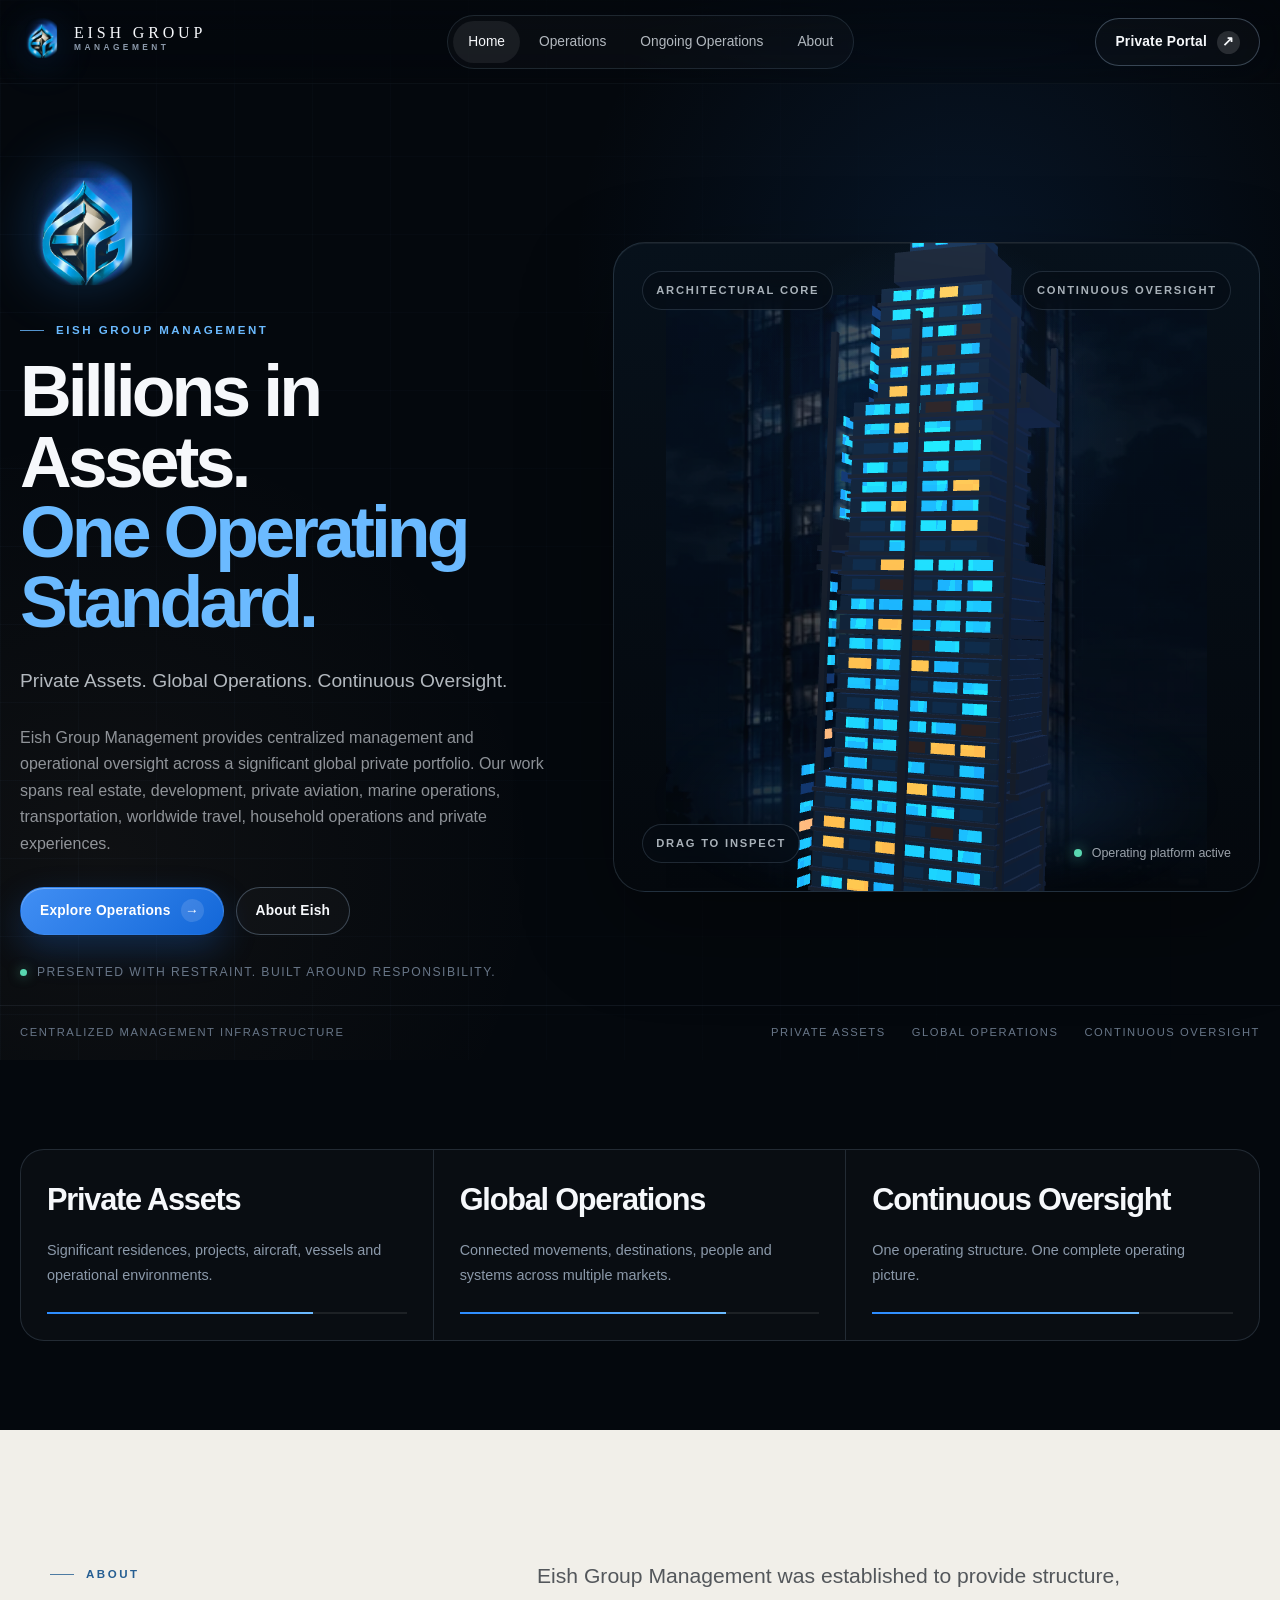
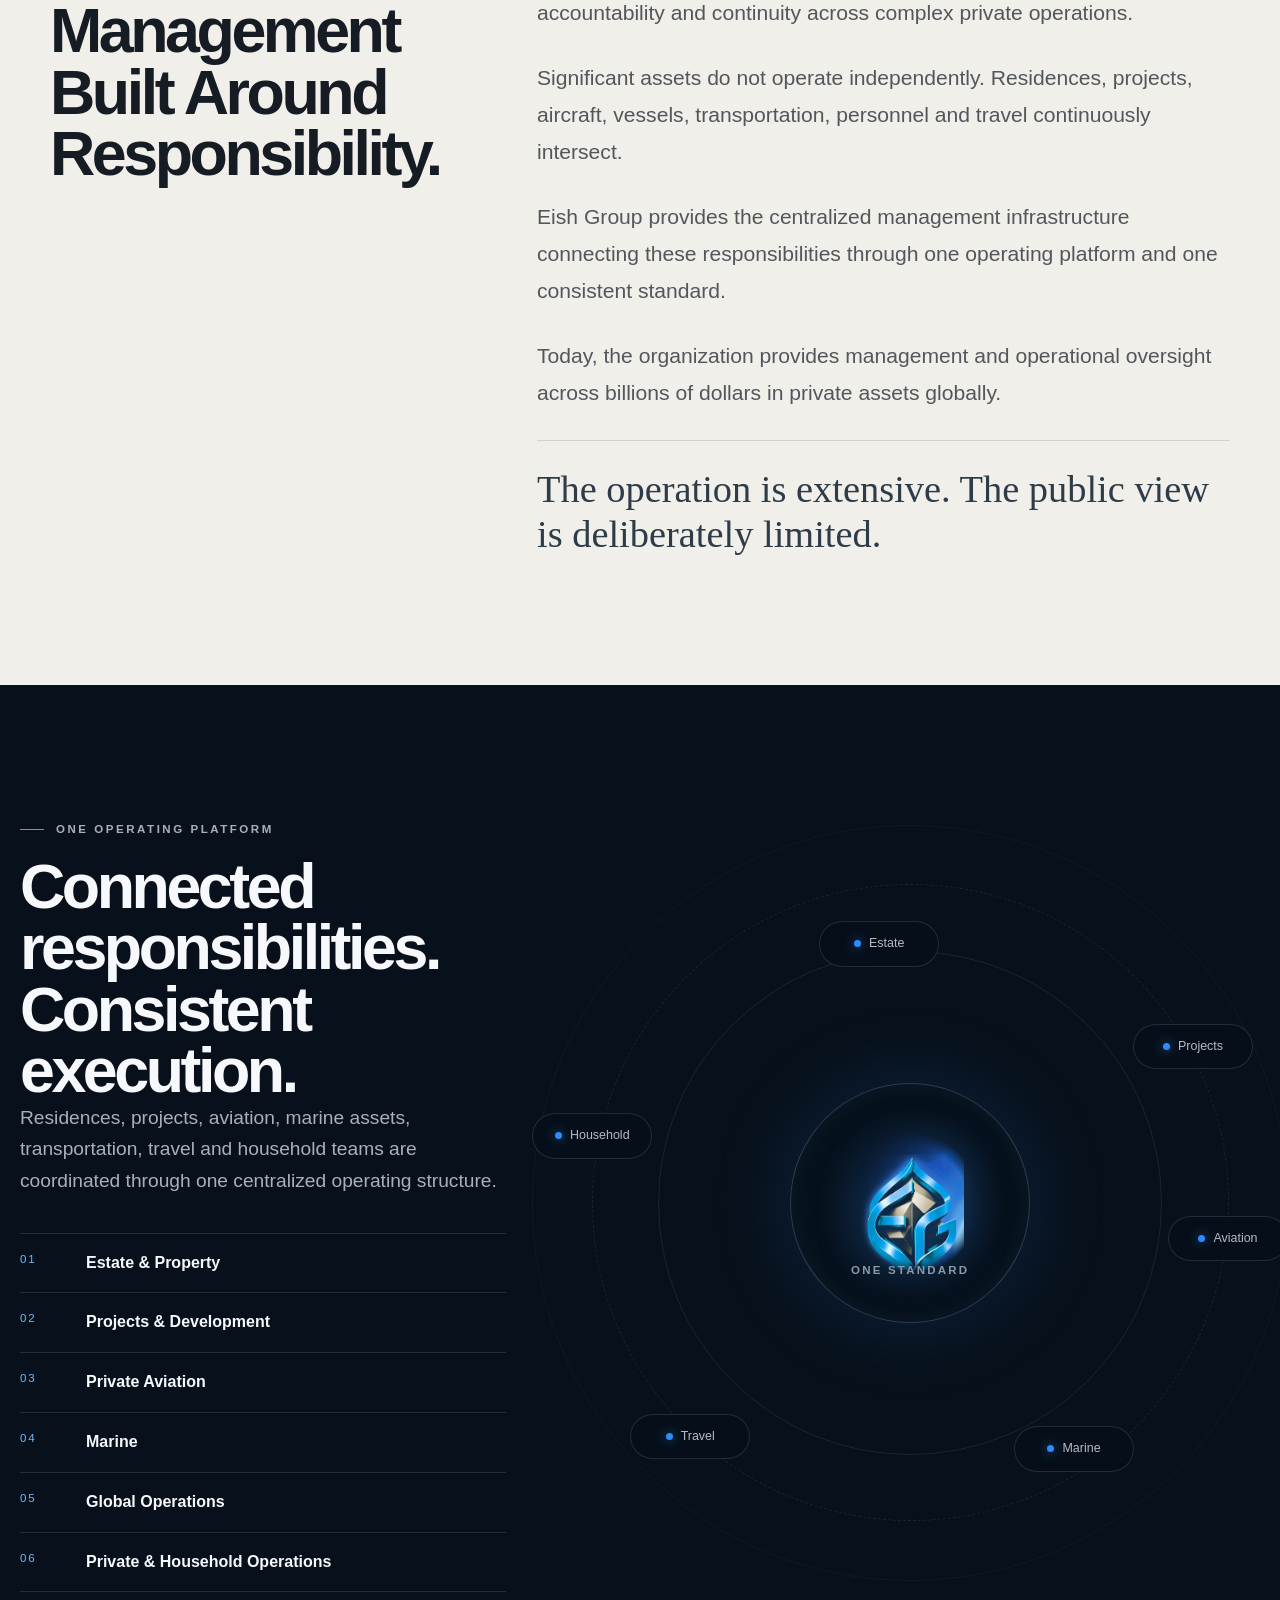
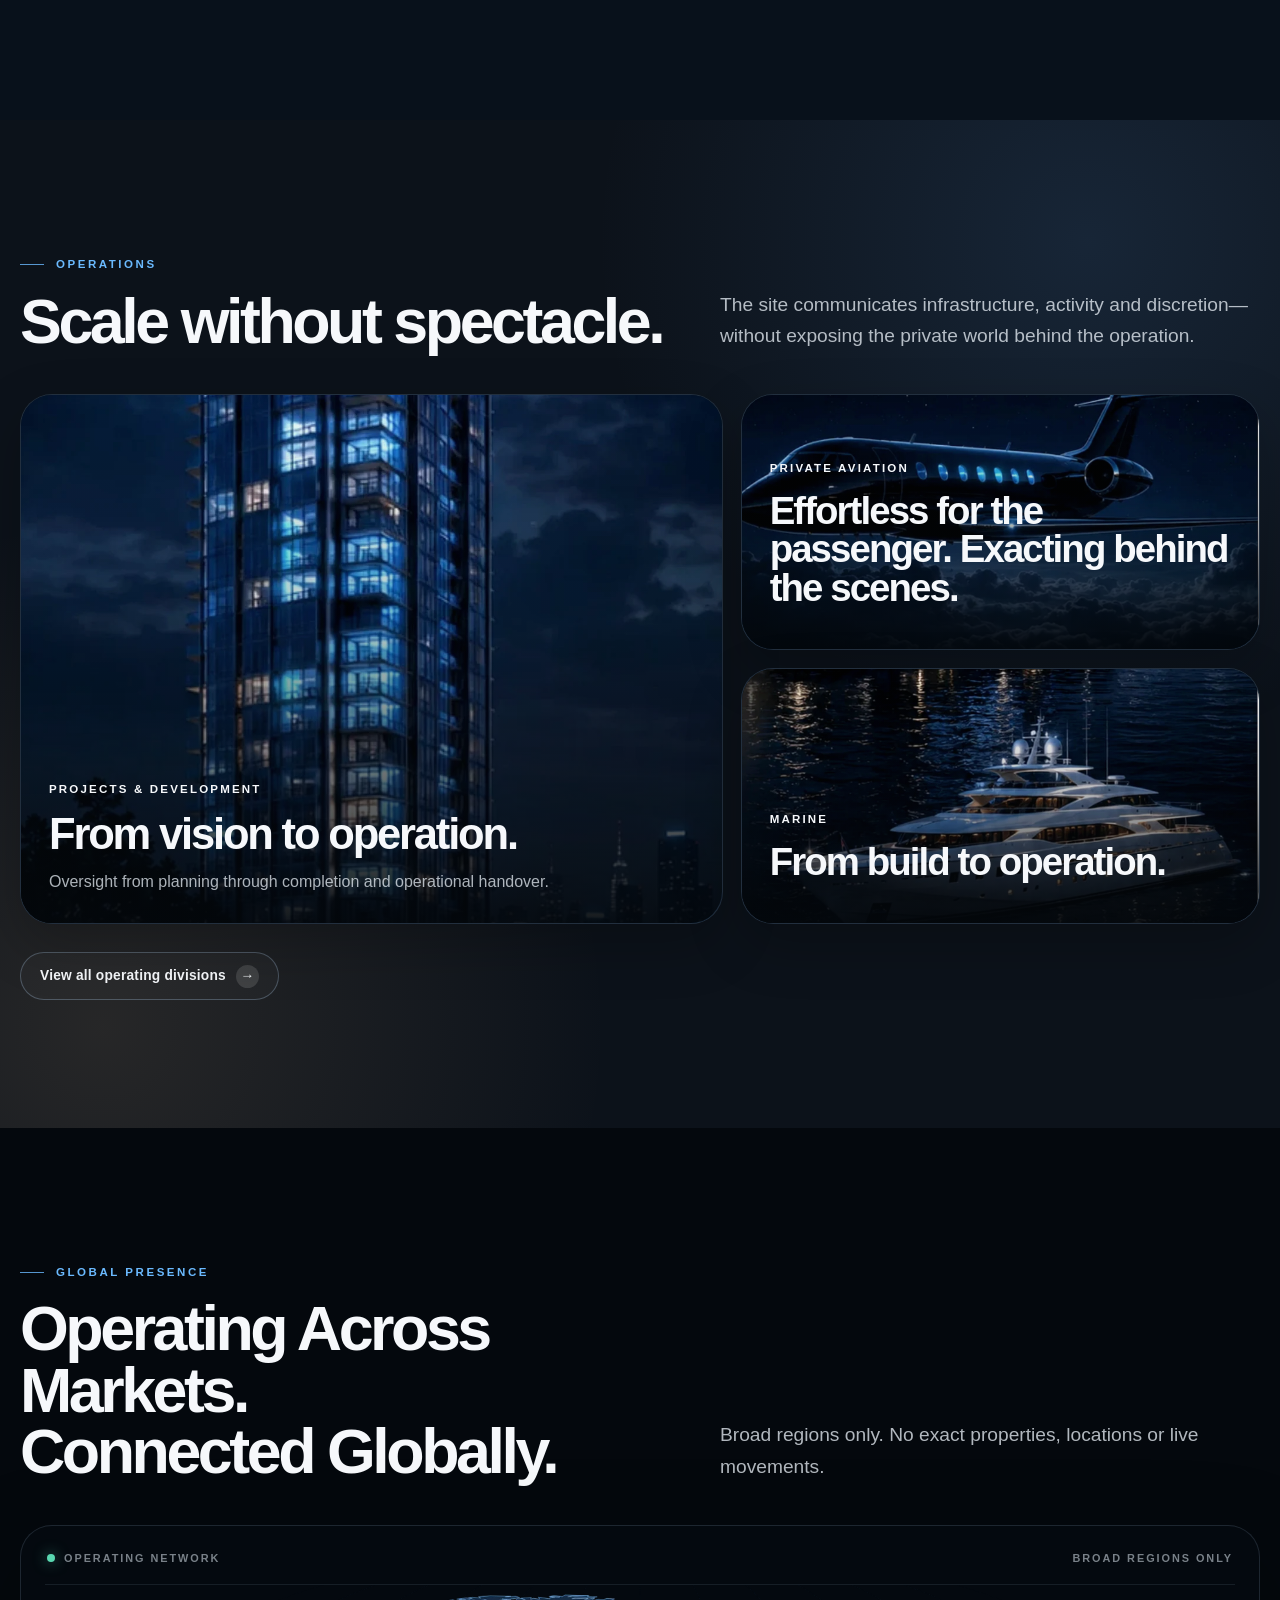
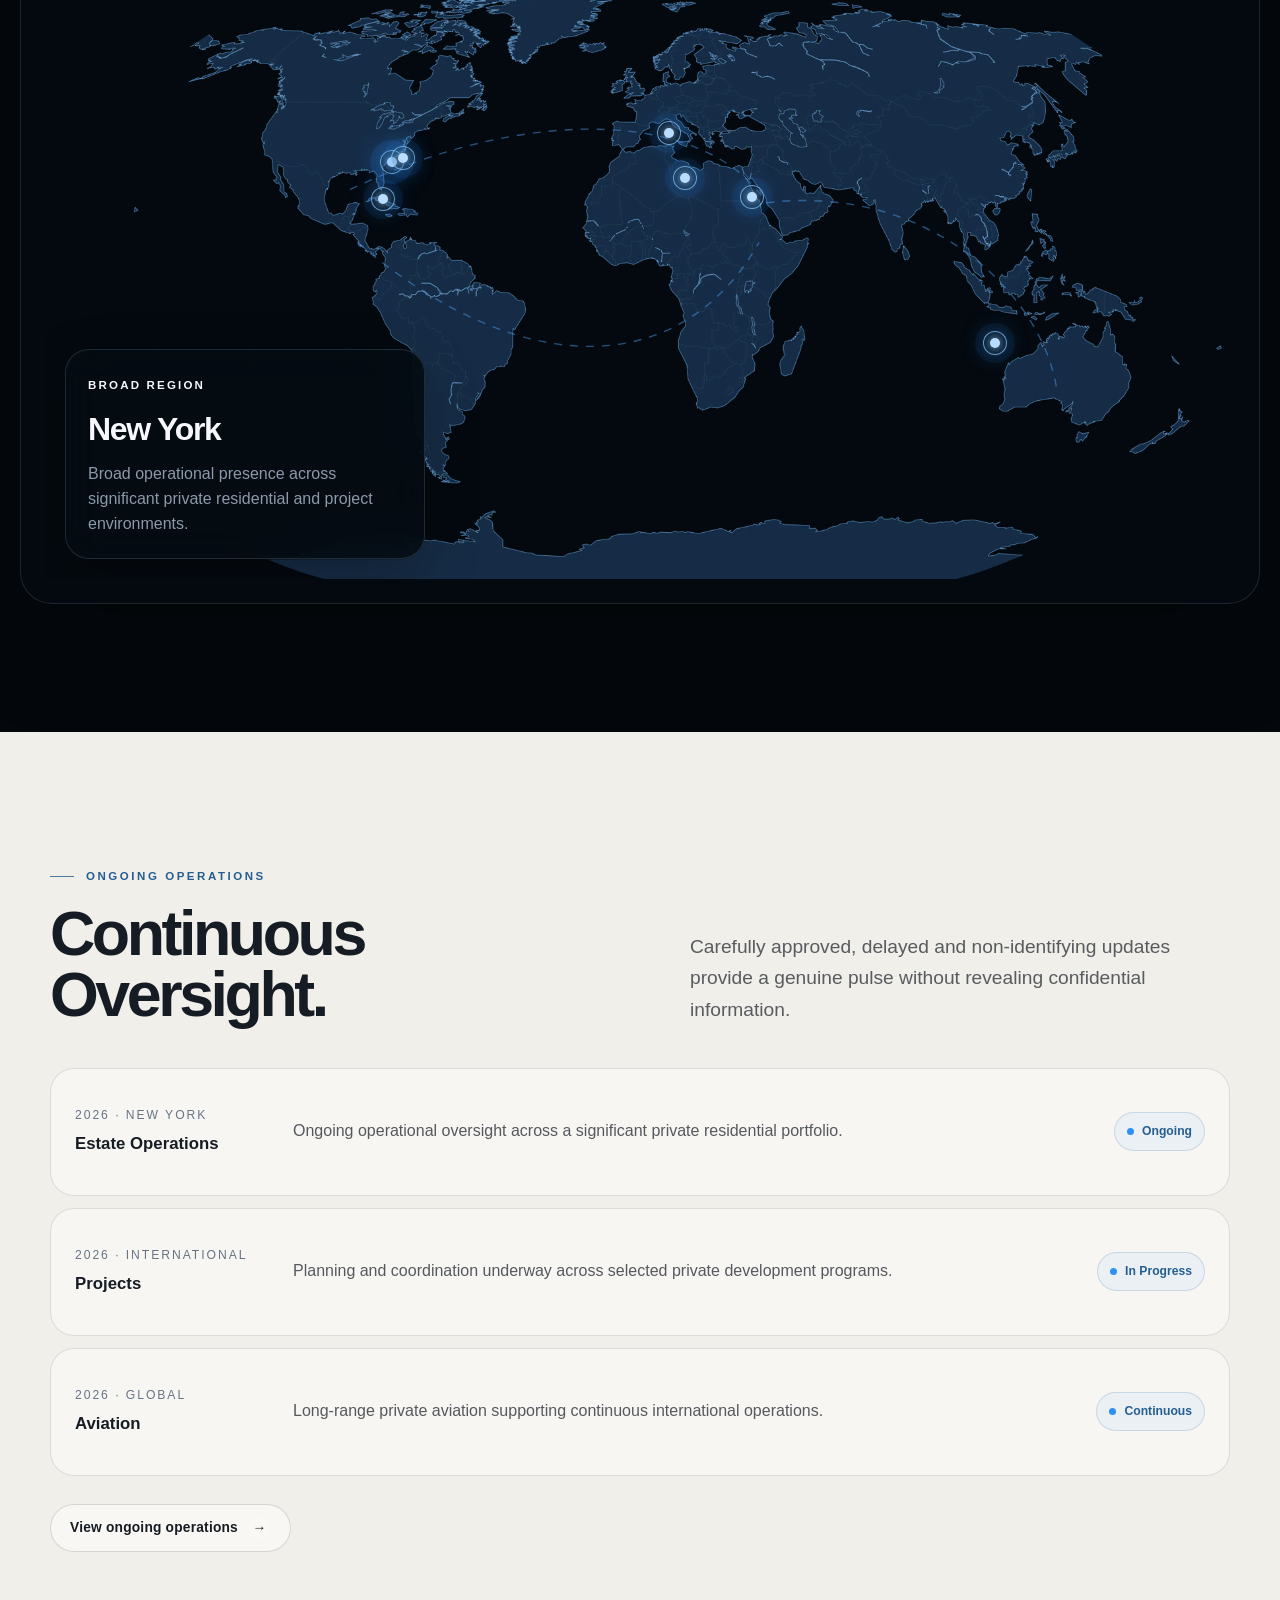
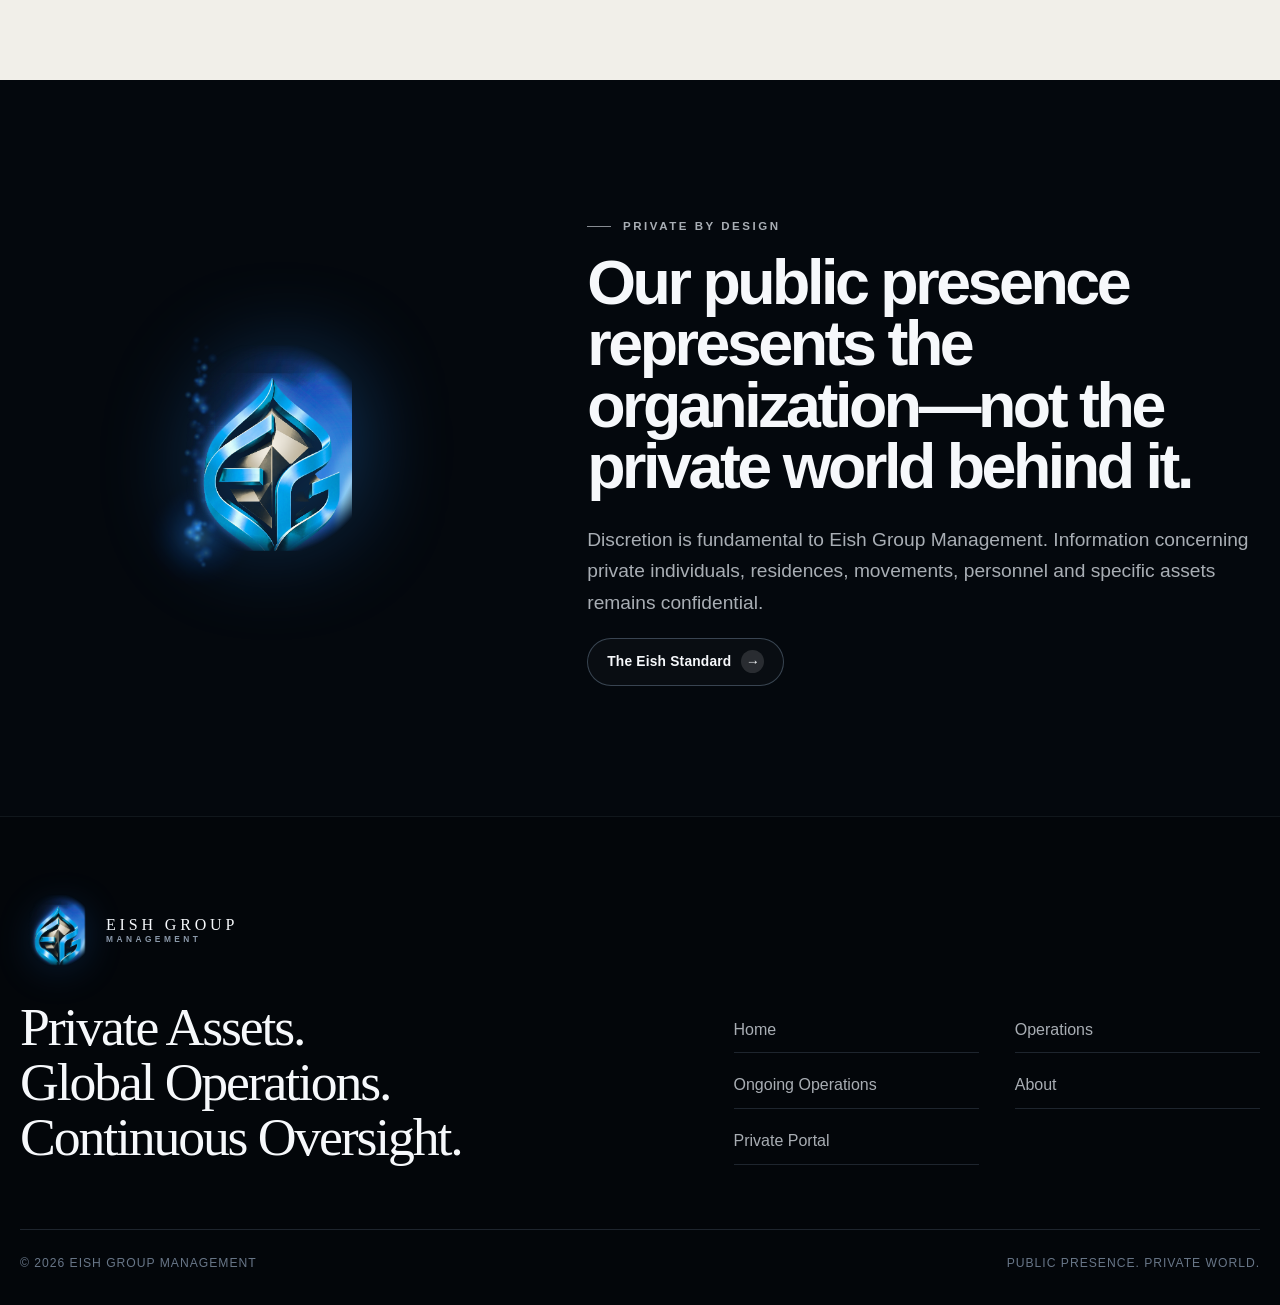
<file: index.html>
<!doctype html>
<html lang="en">
<head>
  <meta charset="utf-8">
  <meta name="viewport" content="width=device-width, initial-scale=1, viewport-fit=cover">
  <meta name="theme-color" content="#03070c">
  <meta name="description" content="Centralized management and operational oversight across a significant global private portfolio.">
  <meta property="og:type" content="website">
  <meta property="og:title" content="Eish Group Management — One Operating Standard">
  <meta property="og:description" content="Centralized management and operational oversight across a significant global private portfolio.">
  <meta property="og:image" content="./assets/images/og-image.jpg">
  <meta name="twitter:card" content="summary_large_image">
  <title>Eish Group Management — One Operating Standard</title>
  <link rel="icon" type="image/png" href="./assets/icons/favicon.png">
  <link rel="apple-touch-icon" href="./assets/icons/apple-touch-icon.png">
  <link rel="manifest" href="./site.webmanifest">
  <link rel="preload" href="./assets/brand/eish-mark-clean-cropped.png" as="image">
  <link rel="preload" href="./assets/models/eish-hq.glb" as="fetch" type="model/gltf-binary" crossorigin>
  <script type="application/ld+json">{"@context":"https://schema.org","@type":"Organization","name":"Eish Group Management","url":"https://selleryd.github.io/eish-site-live/","logo":"https://selleryd.github.io/eish-site-live/assets/icons/icon-512.png","description":"Centralized management and operational oversight across a significant global private portfolio."}</script>
  <link rel="stylesheet" href="./css/base.css">
  <link rel="stylesheet" href="./css/components.css">
  <link rel="stylesheet" href="./css/pages.css">
  <script type="module" src="./js/site.js"></script>
</head>
<body class="page-enter">
  <a class="skip-link" href="#main">Skip to content</a><div class="page-noise" aria-hidden="true"></div>
  
  <header class="site-header is-at-top" data-header data-tone="dark">
    <div class="container-wide header-inner">
      <a href="index.html" aria-label="Eish Group Management home"><span class="brand"><img class="brand-mark" src="./assets/brand/eish-mark-clean-cropped.png" alt=""><span class="brand-type"><span class="brand-name">EISH GROUP</span><span class="brand-sub">MANAGEMENT</span></span></span></a>
      <nav class="primary-nav" aria-label="Primary navigation"><a href="index.html" aria-current="page">Home</a><a href="operations.html">Operations</a><a href="journal.html">Ongoing Operations</a><a href="about.html">About</a></nav>
      <div class="header-actions">
        <a class="button button--ghost" href="portal.html">Private Portal <span class="button-arrow">↗</span></a>
        <button class="menu-toggle" type="button" aria-label="Open navigation" aria-expanded="false" data-menu-open><span></span><span></span></button>
      </div>
    </div>
  </header>
  <aside class="mobile-menu" data-mobile-menu aria-hidden="true">
    <div class="mobile-menu-backdrop" data-menu-backdrop></div>
    <div class="mobile-menu-panel">
      <div class="mobile-menu-top">
        <a href="index.html" aria-label="Eish Group Management home"><span class="brand"><img class="brand-mark" src="./assets/brand/eish-mark-clean-cropped.png" alt=""><span class="brand-type"><span class="brand-name">EISH GROUP</span><span class="brand-sub">MANAGEMENT</span></span></span></a>
        <button class="menu-close" type="button" aria-label="Close navigation" data-menu-close><span></span><span></span></button>
      </div>
      <nav class="mobile-nav" aria-label="Mobile navigation"><a href="index.html" aria-current="page">Home</a><a href="operations.html">Operations</a><a href="journal.html">Ongoing Operations</a><a href="about.html">About</a><a href="portal.html">Private Portal</a></nav>
      <div class="mobile-menu-footer"><p>Private Assets. Global Operations. Continuous Oversight.</p></div>
    </div>
  </aside>
  <main id="main">
    <section class="home-hero" data-header-tone="dark">
      <div class="container-wide home-hero-grid">
        <div class="home-hero-copy reveal">
          <div class="flame-lockup" aria-hidden="true"><canvas data-flame></canvas><img src="./assets/brand/eish-mark-clean-cropped.png" alt=""></div>
          <p class="eyebrow">Eish Group Management</p>
          <h1 class="display">Billions in Assets.<br><span>One Operating Standard.</span></h1>
          <p class="lead">Private Assets. Global Operations. Continuous Oversight.</p>
          <p class="lead" style="font-size:1rem;max-width:630px;color:rgba(239,245,252,.58)">Eish Group Management provides centralized management and operational oversight across a significant global private portfolio. Our work spans real estate, development, private aviation, marine operations, transportation, worldwide travel, household operations and private experiences.</p>
          <div class="home-hero-actions"><a class="button button--primary" href="operations.html">Explore Operations <span class="button-arrow">→</span></a><a class="button button--ghost" href="about.html">About Eish</a></div>
          <div class="home-hero-note"><i></i>Presented with restraint. Built around responsibility.</div>
        </div>
        <div class="hero-scene reveal" data-delay="1">
          <div class="scene-grid"></div><div class="hero-scene-fallback"></div>
          <canvas data-building aria-label="Interactive architectural operating core"></canvas>
          <span class="scene-label scene-label--a">Architectural Core</span><span class="scene-label scene-label--b">Continuous Oversight</span><span class="scene-label scene-label--c">Drag to inspect</span><span class="scene-status"><i></i>Operating platform active</span>
        </div>
      </div>
      <div class="home-hero-foot"><div class="container-wide home-hero-foot-inner"><span>Centralized management infrastructure</span><ul><li>Private assets</li><li>Global operations</li><li>Continuous oversight</li></ul></div></div>
    </section>

    <section class="section section--dark section--tight" data-header-tone="dark">
      <div class="container-wide metric-strip reveal">
        <article class="metric"><strong>Private Assets</strong><span>Significant residences, projects, aircraft, vessels and operational environments.</span><div class="metric-line"></div></article>
        <article class="metric"><strong>Global Operations</strong><span>Connected movements, destinations, people and systems across multiple markets.</span><div class="metric-line"></div></article>
        <article class="metric"><strong>Continuous Oversight</strong><span>One operating structure. One complete operating picture.</span><div class="metric-line"></div></article>
      </div>
    </section>

    <section class="section section--light" data-header-tone="light">
      <div class="container home-intro-grid">
        <div class="reveal"><p class="eyebrow">About</p><h2 class="section-title">Management Built Around Responsibility.</h2></div>
        <div class="home-intro-copy reveal" data-delay="1">
          <p>Eish Group Management was established to provide structure, accountability and continuity across complex private operations.</p>
          <p>Significant assets do not operate independently. Residences, projects, aircraft, vessels, transportation, personnel and travel continuously intersect.</p>
          <p>Eish Group provides the centralized management infrastructure connecting these responsibilities through one operating platform and one consistent standard.</p>
          <p>Today, the organization provides management and operational oversight across billions of dollars in private assets globally.</p>
          <div class="home-intro-callout">The operation is extensive. The public view is deliberately limited.</div>
        </div>
      </div>
    </section>

    <section class="section section--navy" data-header-tone="dark">
      <div class="container-wide platform-shell">
        <div class="platform-copy reveal"><p class="eyebrow">One Operating Platform</p><h2 class="section-title">Connected responsibilities. Consistent execution.</h2><p class="lead">Residences, projects, aviation, marine assets, transportation, travel and household teams are coordinated through one centralized operating structure.</p>
          <ul class="platform-list"><li><span>01</span><strong>Estate & Property</strong></li><li><span>02</span><strong>Projects & Development</strong></li><li><span>03</span><strong>Private Aviation</strong></li><li><span>04</span><strong>Marine</strong></li><li><span>05</span><strong>Global Operations</strong></li><li><span>06</span><strong>Private & Household Operations</strong></li></ul>
        </div>
        <div class="platform-visual reveal" data-delay="1" aria-label="Eish operating platform diagram"><span class="platform-ring"></span><span class="platform-ring"></span><span class="platform-ring"></span><div class="platform-core"><img src="./assets/brand/eish-mark-clean-cropped.png" alt=""><span class="small-caps" style="position:absolute;bottom:42px;color:var(--muted)">One standard</span></div><span class="platform-node platform-node--1">Estate</span><span class="platform-node platform-node--2">Projects</span><span class="platform-node platform-node--3">Aviation</span><span class="platform-node platform-node--4">Marine</span><span class="platform-node platform-node--5">Travel</span><span class="platform-node platform-node--6">Household</span></div>
      </div>
    </section>

    <section class="section section--dusk" data-header-tone="dark">
      <div class="container-wide">
        <div class="home-section-head reveal"><div><p class="eyebrow">Operations</p><h2 class="section-title">Scale without spectacle.</h2></div><p class="lead">The site communicates infrastructure, activity and discretion—without exposing the private world behind the operation.</p></div>
        <div class="operations-preview-grid">
          <article class="editorial-card reveal"><video muted loop playsinline preload="metadata" poster="./assets/images/development.webp" data-observe-media><source src="./assets/video/development-loop.mp4" type="video/mp4"></video><div class="editorial-card-content"><span class="small-caps">Projects & Development</span><h3>From vision to operation.</h3><p>Oversight from planning through completion and operational handover.</p></div></article>
          <div class="operations-preview-side">
            <article class="editorial-card reveal" data-delay="1"><video muted loop playsinline preload="metadata" poster="./assets/images/aviation.webp" data-observe-media><source src="./assets/video/aviation-loop.mp4" type="video/mp4"></video><div class="editorial-card-content"><span class="small-caps">Private Aviation</span><h3>Effortless for the passenger. Exacting behind the scenes.</h3></div></article>
            <article class="editorial-card reveal" data-delay="2"><video muted loop playsinline preload="metadata" poster="./assets/images/marine.webp" data-observe-media><source src="./assets/video/marine-loop.mp4" type="video/mp4"></video><div class="editorial-card-content"><span class="small-caps">Marine</span><h3>From build to operation.</h3></div></article>
          </div>
        </div>
        <div style="margin-top:28px"><a class="button button--ghost" href="operations.html">View all operating divisions <span class="button-arrow">→</span></a></div>
      </div>
    </section>

    <section class="section section--dark" data-header-tone="dark">
      <div class="container-wide">
        <div class="home-section-head reveal"><div><p class="eyebrow">Global Presence</p><h2 class="section-title">Operating Across Markets.<br>Connected Globally.</h2></div><p class="lead">Broad regions only. No exact properties, locations or live movements.</p></div>
        <div class="world-map-shell reveal" data-world-map><div class="world-map-topline"><span><i></i>Operating network</span><span>Broad regions only</span></div><div class="world-map-stage"><img src="./assets/images/world-map.webp" alt="World map showing broad operating regions" loading="lazy" decoding="async"><svg class="route-overlay" viewBox="0 0 1600 900" preserveAspectRatio="none" aria-hidden="true"><path d="M410 310 C 650 180, 890 190, 970 330"/><path d="M420 390 C 650 610, 860 590, 960 390"/><path d="M970 330 C 1190 300, 1340 470, 1360 610"/></svg>
          <button class="map-marker" style="--x:29.2%;--y:29.8%" data-region="new-york" aria-label="New York"></button><button class="map-marker" style="--x:28.4%;--y:36.0%" data-region="florida" aria-label="Florida"></button><button class="map-marker" style="--x:30.1%;--y:29.1%" data-region="hamptons" aria-label="The Hamptons"></button><button class="map-marker" style="--x:52.4%;--y:24.8%" data-region="europe" aria-label="Europe"></button><button class="map-marker" style="--x:53.8%;--y:32.4%" data-region="mediterranean" aria-label="Mediterranean"></button><button class="map-marker" style="--x:59.4%;--y:35.6%" data-region="israel" aria-label="Israel"></button><button class="map-marker" style="--x:79.8%;--y:60.2%" data-region="worldwide" aria-label="Worldwide"></button><div class="map-card" data-map-card></div></div></div>
      </div>
    </section>

    <section class="section section--light" data-header-tone="light">
      <div class="container">
        <div class="home-section-head reveal"><div><p class="eyebrow">Ongoing Operations</p><h2 class="section-title">Continuous Oversight.</h2></div><p class="lead">Carefully approved, delayed and non-identifying updates provide a genuine pulse without revealing confidential information.</p></div>
        <div class="journal-grid" data-journal-list data-limit="3"></div>
        <div style="margin-top:28px"><a class="button button--ghost" href="journal.html">View ongoing operations <span class="button-arrow">→</span></a></div>
      </div>
    </section>

    <section class="section section--dark" data-header-tone="dark">
      <div class="container-wide private-design-band"><div class="private-design-mark reveal"><div class="flame-lockup" aria-hidden="true"><canvas data-flame></canvas><img src="./assets/brand/eish-mark-clean-cropped.png" alt=""></div></div><div class="private-design-copy reveal" data-delay="1"><p class="eyebrow">Private by Design</p><h2 class="section-title">Our public presence represents the organization—not the private world behind it.</h2><p class="lead">Discretion is fundamental to Eish Group Management. Information concerning private individuals, residences, movements, personnel and specific assets remains confidential.</p><a class="button button--ghost" href="about.html">The Eish Standard <span class="button-arrow">→</span></a></div></div>
    </section>
  </main>
  
  <footer class="site-footer">
    <div class="container-wide">
      <div class="footer-grid">
        <div class="footer-brand">
          <a href="index.html" aria-label="Eish Group Management home"><span class="brand"><img class="brand-mark" src="./assets/brand/eish-mark-clean-cropped.png" alt=""><span class="brand-type"><span class="brand-name">EISH GROUP</span><span class="brand-sub">MANAGEMENT</span></span></span></a>
          <p class="footer-statement">Private Assets.<br>Global Operations.<br>Continuous Oversight.</p>
        </div>
        <nav class="footer-links" aria-label="Footer navigation"><a href="index.html">Home</a><a href="operations.html">Operations</a><a href="journal.html">Ongoing Operations</a><a href="about.html">About</a><a href="portal.html">Private Portal</a></nav>
      </div>
      <div class="footer-meta"><span>© <span data-year></span> Eish Group Management</span><span>Public presence. Private world.</span></div>
    </div>
  </footer>
</body>
</html>
</file>
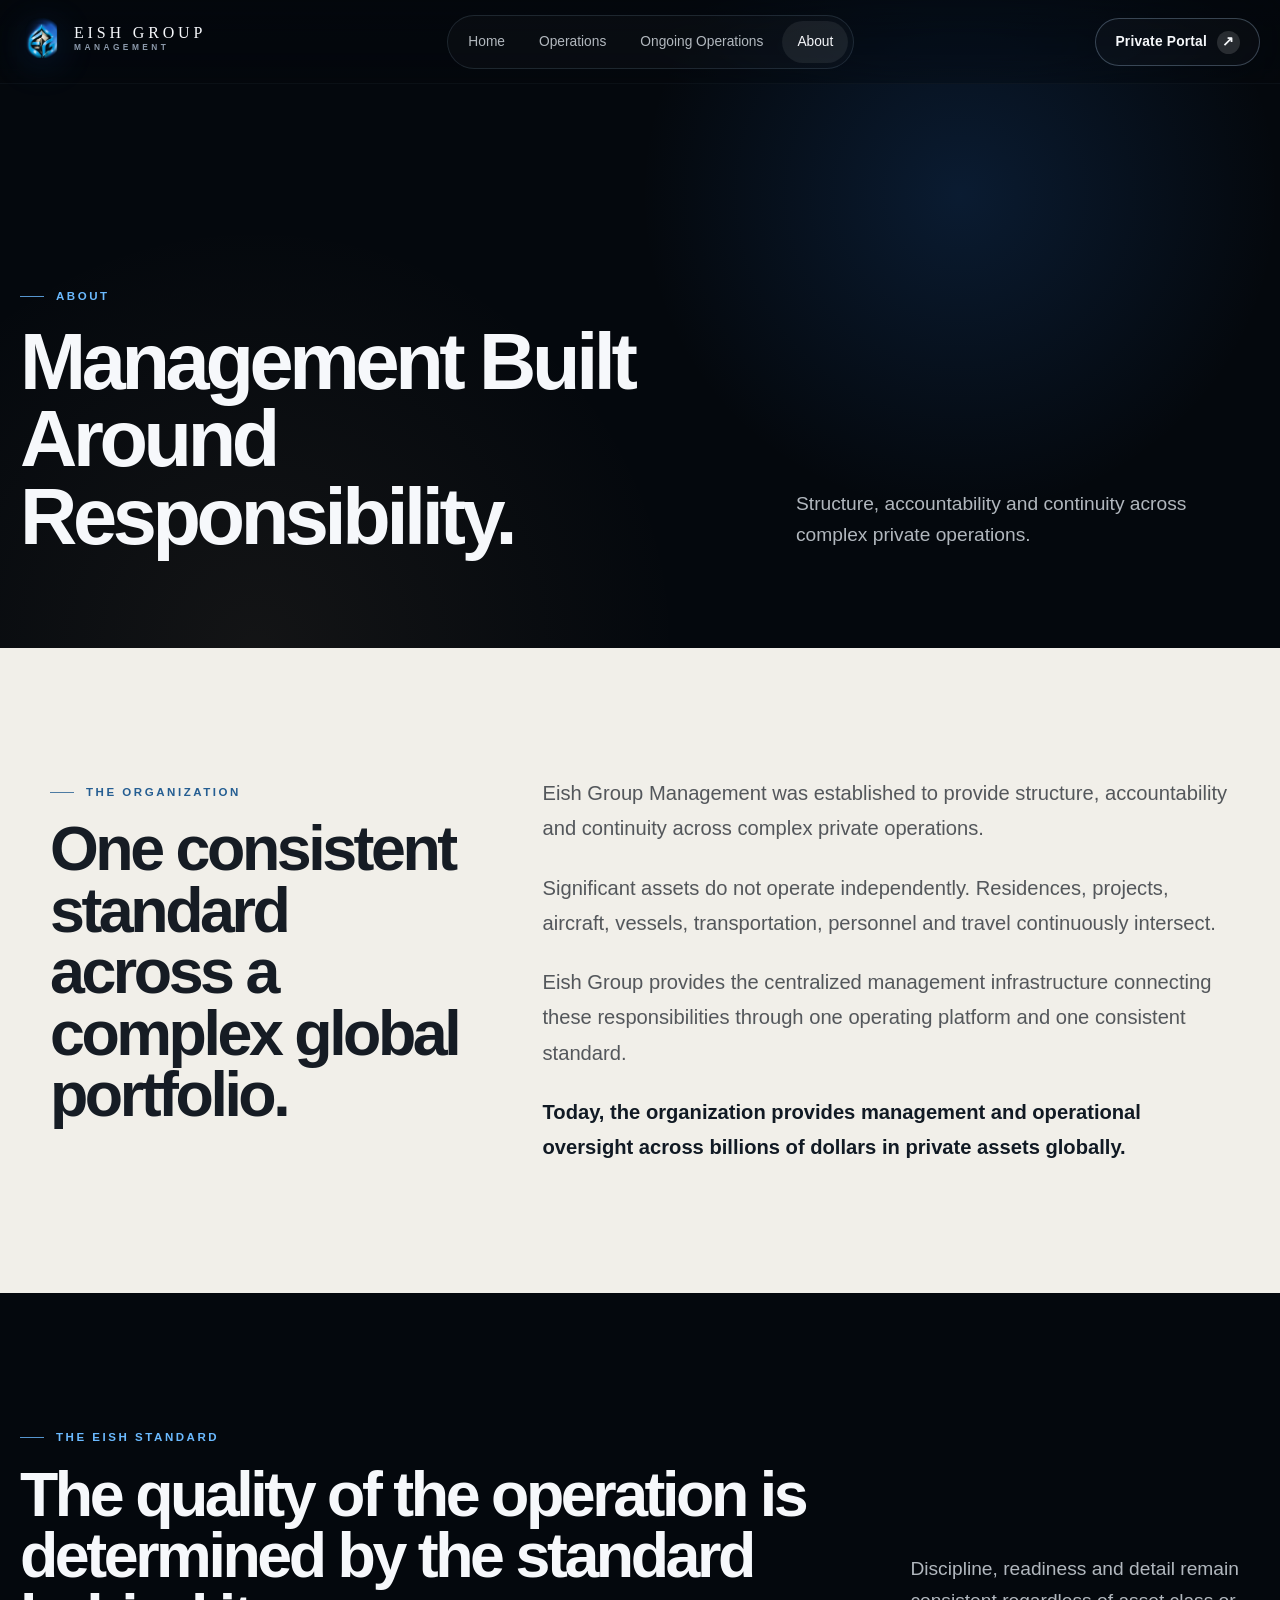
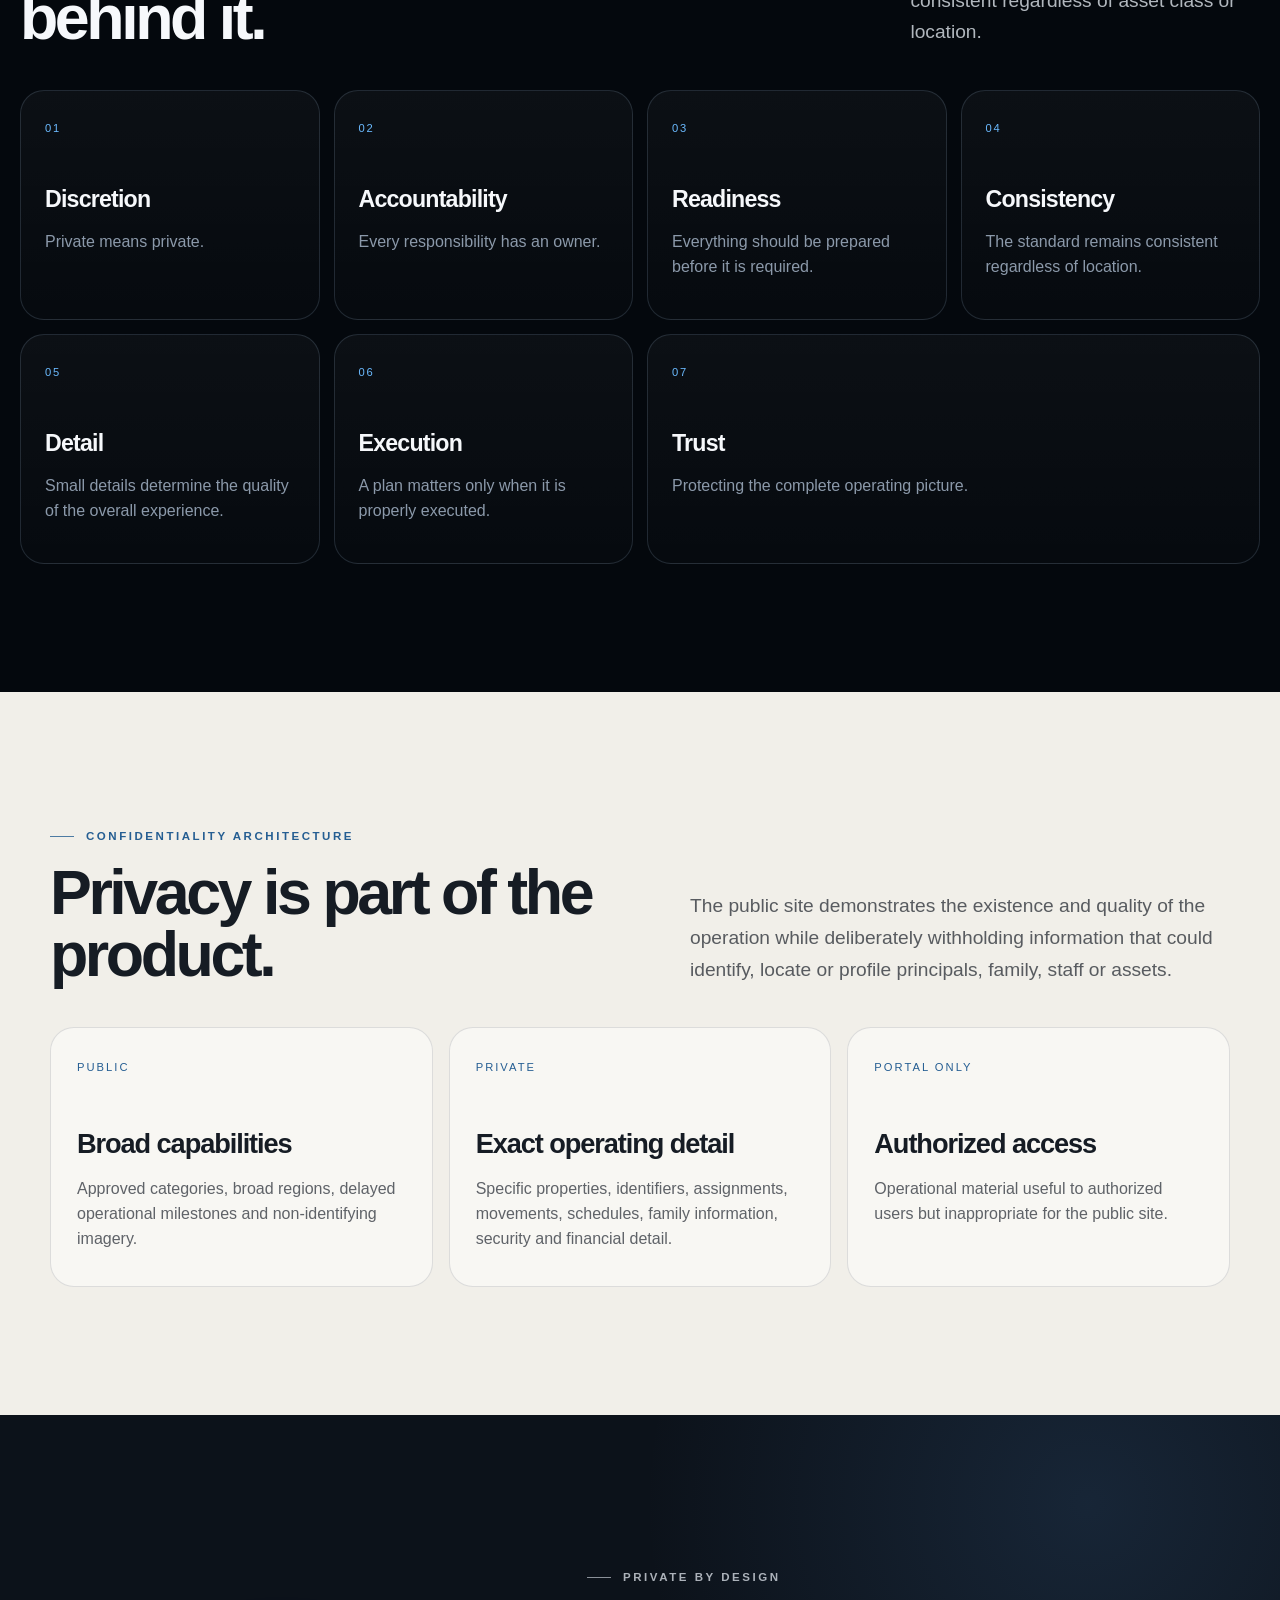
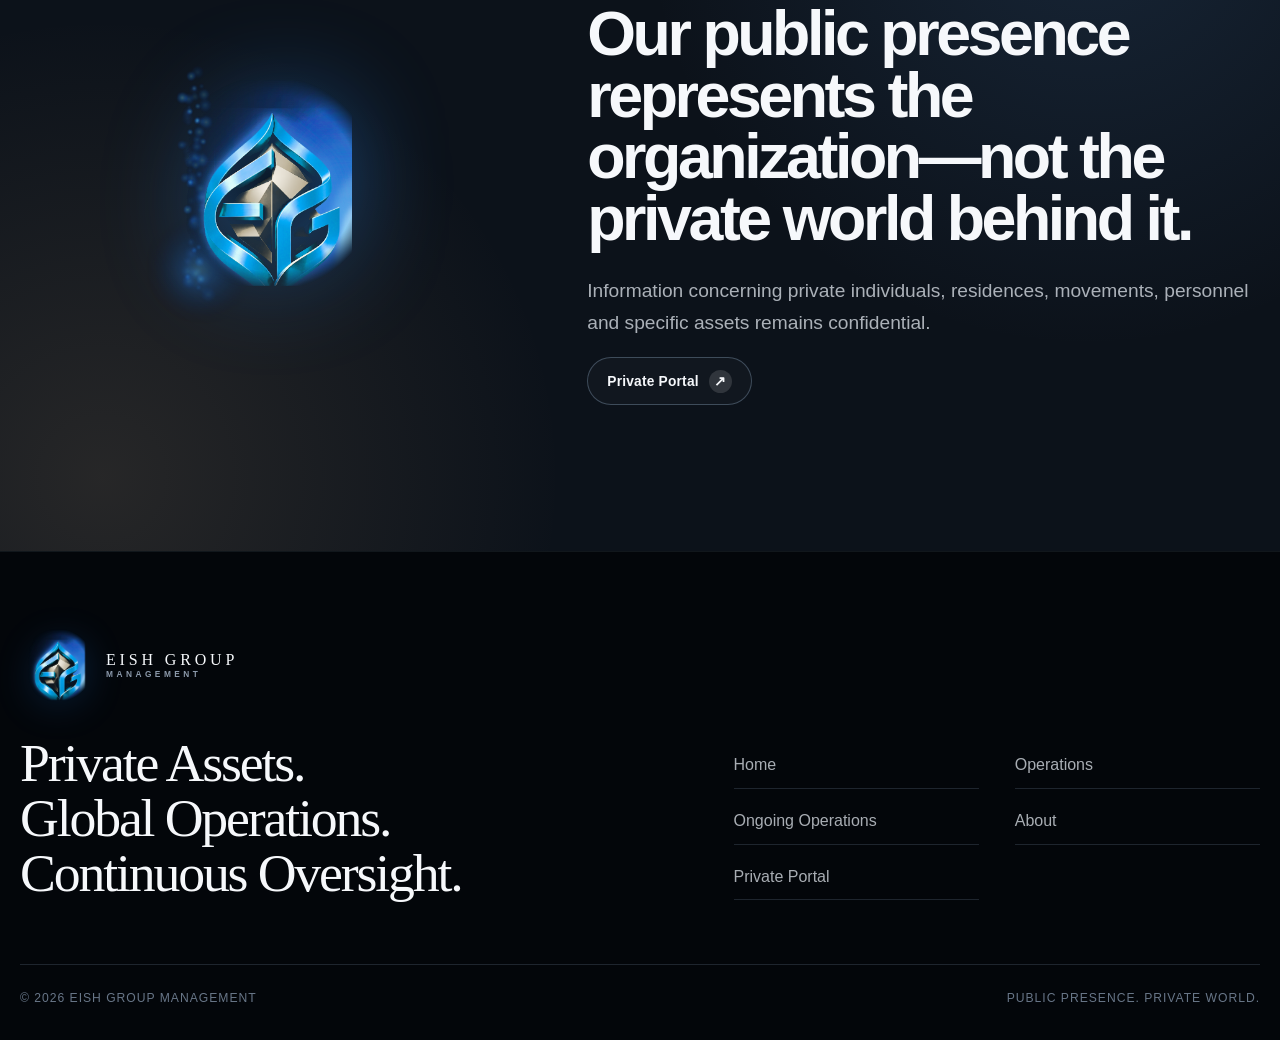
<file: about.html>
<!doctype html>
<html lang="en">
<head>
  <meta charset="utf-8">
  <meta name="viewport" content="width=device-width, initial-scale=1, viewport-fit=cover">
  <meta name="theme-color" content="#03070c">
  <meta name="description" content="Management built around responsibility, discretion, readiness and execution.">
  <meta property="og:type" content="website">
  <meta property="og:title" content="About — Eish Group Management">
  <meta property="og:description" content="Management built around responsibility, discretion, readiness and execution.">
  <meta property="og:image" content="./assets/images/og-image.jpg">
  <meta name="twitter:card" content="summary_large_image">
  <title>About — Eish Group Management</title>
  <link rel="icon" type="image/png" href="./assets/icons/favicon.png">
  <link rel="apple-touch-icon" href="./assets/icons/apple-touch-icon.png">
  <link rel="manifest" href="./site.webmanifest">
  <link rel="stylesheet" href="./css/base.css">
  <link rel="stylesheet" href="./css/components.css">
  <link rel="stylesheet" href="./css/pages.css">
  <script type="module" src="./js/site.js"></script>
</head>
<body class="page-enter"><a class="skip-link" href="#main">Skip to content</a><div class="page-noise" aria-hidden="true"></div>
  <header class="site-header is-at-top" data-header data-tone="dark">
    <div class="container-wide header-inner">
      <a href="index.html" aria-label="Eish Group Management home"><span class="brand"><img class="brand-mark" src="./assets/brand/eish-mark-clean-cropped.png" alt=""><span class="brand-type"><span class="brand-name">EISH GROUP</span><span class="brand-sub">MANAGEMENT</span></span></span></a>
      <nav class="primary-nav" aria-label="Primary navigation"><a href="index.html">Home</a><a href="operations.html">Operations</a><a href="journal.html">Ongoing Operations</a><a href="about.html" aria-current="page">About</a></nav>
      <div class="header-actions">
        <a class="button button--ghost" href="portal.html">Private Portal <span class="button-arrow">↗</span></a>
        <button class="menu-toggle" type="button" aria-label="Open navigation" aria-expanded="false" data-menu-open><span></span><span></span></button>
      </div>
    </div>
  </header>
  <aside class="mobile-menu" data-mobile-menu aria-hidden="true">
    <div class="mobile-menu-backdrop" data-menu-backdrop></div>
    <div class="mobile-menu-panel">
      <div class="mobile-menu-top">
        <a href="index.html" aria-label="Eish Group Management home"><span class="brand"><img class="brand-mark" src="./assets/brand/eish-mark-clean-cropped.png" alt=""><span class="brand-type"><span class="brand-name">EISH GROUP</span><span class="brand-sub">MANAGEMENT</span></span></span></a>
        <button class="menu-close" type="button" aria-label="Close navigation" data-menu-close><span></span><span></span></button>
      </div>
      <nav class="mobile-nav" aria-label="Mobile navigation"><a href="index.html">Home</a><a href="operations.html">Operations</a><a href="journal.html">Ongoing Operations</a><a href="about.html" aria-current="page">About</a><a href="portal.html">Private Portal</a></nav>
      <div class="mobile-menu-footer"><p>Private Assets. Global Operations. Continuous Oversight.</p></div>
    </div>
  </aside>
<main id="main"><section class="page-hero" data-header-tone="dark"><div class="container-wide page-hero-content"><p class="eyebrow">About</p><div class="page-hero-copy"><h1 class="page-title">Management Built Around Responsibility.</h1><p class="lead">Structure, accountability and continuity across complex private operations.</p></div></div></section>
<section class="section section--light" data-header-tone="light"><div class="container about-manifesto"><div class="reveal"><p class="eyebrow">The organization</p><h2 class="section-title">One consistent standard across a complex global portfolio.</h2></div><div class="about-manifesto-copy reveal" data-delay="1"><p>Eish Group Management was established to provide structure, accountability and continuity across complex private operations.</p><p>Significant assets do not operate independently. Residences, projects, aircraft, vessels, transportation, personnel and travel continuously intersect.</p><p>Eish Group provides the centralized management infrastructure connecting these responsibilities through one operating platform and one consistent standard.</p><p><strong>Today, the organization provides management and operational oversight across billions of dollars in private assets globally.</strong></p></div></div></section>
<section class="section section--dark" data-header-tone="dark"><div class="container-wide"><div class="home-section-head reveal"><div><p class="eyebrow">The Eish Standard</p><h2 class="section-title">The quality of the operation is determined by the standard behind it.</h2></div><p class="lead">Discipline, readiness and detail remain consistent regardless of asset class or location.</p></div><div class="standard-grid"><article class="standard-card"><span>01</span><h3>Discretion</h3><p>Private means private.</p></article><article class="standard-card"><span>02</span><h3>Accountability</h3><p>Every responsibility has an owner.</p></article><article class="standard-card"><span>03</span><h3>Readiness</h3><p>Everything should be prepared before it is required.</p></article><article class="standard-card"><span>04</span><h3>Consistency</h3><p>The standard remains consistent regardless of location.</p></article><article class="standard-card"><span>05</span><h3>Detail</h3><p>Small details determine the quality of the overall experience.</p></article><article class="standard-card"><span>06</span><h3>Execution</h3><p>A plan matters only when it is properly executed.</p></article><article class="standard-card standard-card--wide"><span>07</span><h3>Trust</h3><p>Protecting the complete operating picture.</p></article></div></div></section>
<section class="section section--light" data-header-tone="light"><div class="container"><div class="home-section-head reveal"><div><p class="eyebrow">Confidentiality Architecture</p><h2 class="section-title">Privacy is part of the product.</h2></div><p class="lead">The public site demonstrates the existence and quality of the operation while deliberately withholding information that could identify, locate or profile principals, family, staff or assets.</p></div><div class="confidentiality-grid"><article class="confidentiality-card reveal"><span>Public</span><h3>Broad capabilities</h3><p>Approved categories, broad regions, delayed operational milestones and non-identifying imagery.</p></article><article class="confidentiality-card reveal" data-delay="1"><span>Private</span><h3>Exact operating detail</h3><p>Specific properties, identifiers, assignments, movements, schedules, family information, security and financial detail.</p></article><article class="confidentiality-card reveal" data-delay="2"><span>Portal only</span><h3>Authorized access</h3><p>Operational material useful to authorized users but inappropriate for the public site.</p></article></div></div></section>
<section class="section section--dusk" data-header-tone="dark"><div class="container-wide private-design-band"><div class="private-design-mark reveal"><div class="flame-lockup" aria-hidden="true"><canvas data-flame></canvas><img src="./assets/brand/eish-mark-clean-cropped.png" alt=""></div></div><div class="private-design-copy reveal"><p class="eyebrow">Private by Design</p><h2 class="section-title">Our public presence represents the organization—not the private world behind it.</h2><p class="lead">Information concerning private individuals, residences, movements, personnel and specific assets remains confidential.</p><a class="button button--ghost" href="portal.html">Private Portal <span class="button-arrow">↗</span></a></div></div></section></main>
  <footer class="site-footer">
    <div class="container-wide">
      <div class="footer-grid">
        <div class="footer-brand">
          <a href="index.html" aria-label="Eish Group Management home"><span class="brand"><img class="brand-mark" src="./assets/brand/eish-mark-clean-cropped.png" alt=""><span class="brand-type"><span class="brand-name">EISH GROUP</span><span class="brand-sub">MANAGEMENT</span></span></span></a>
          <p class="footer-statement">Private Assets.<br>Global Operations.<br>Continuous Oversight.</p>
        </div>
        <nav class="footer-links" aria-label="Footer navigation"><a href="index.html">Home</a><a href="operations.html">Operations</a><a href="journal.html">Ongoing Operations</a><a href="about.html">About</a><a href="portal.html">Private Portal</a></nav>
      </div>
      <div class="footer-meta"><span>© <span data-year></span> Eish Group Management</span><span>Public presence. Private world.</span></div>
    </div>
  </footer></body></html>
</file>
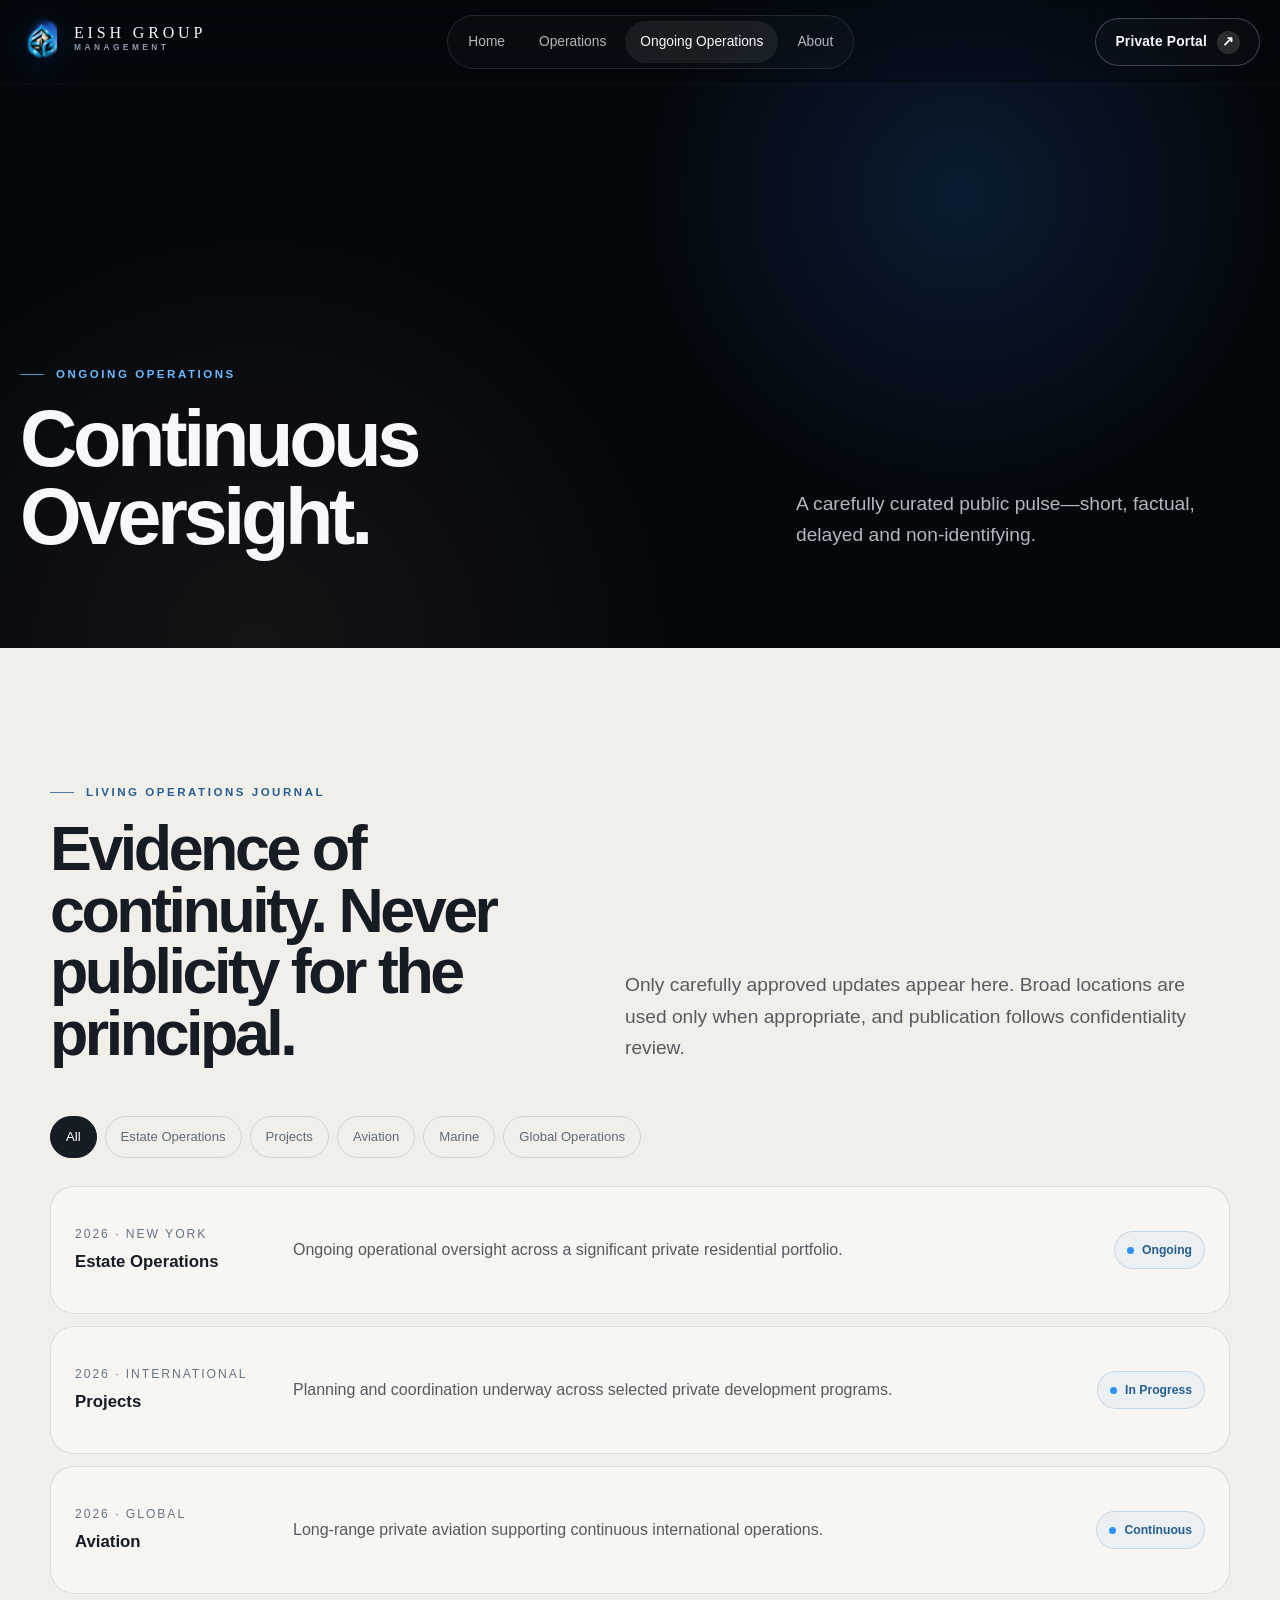
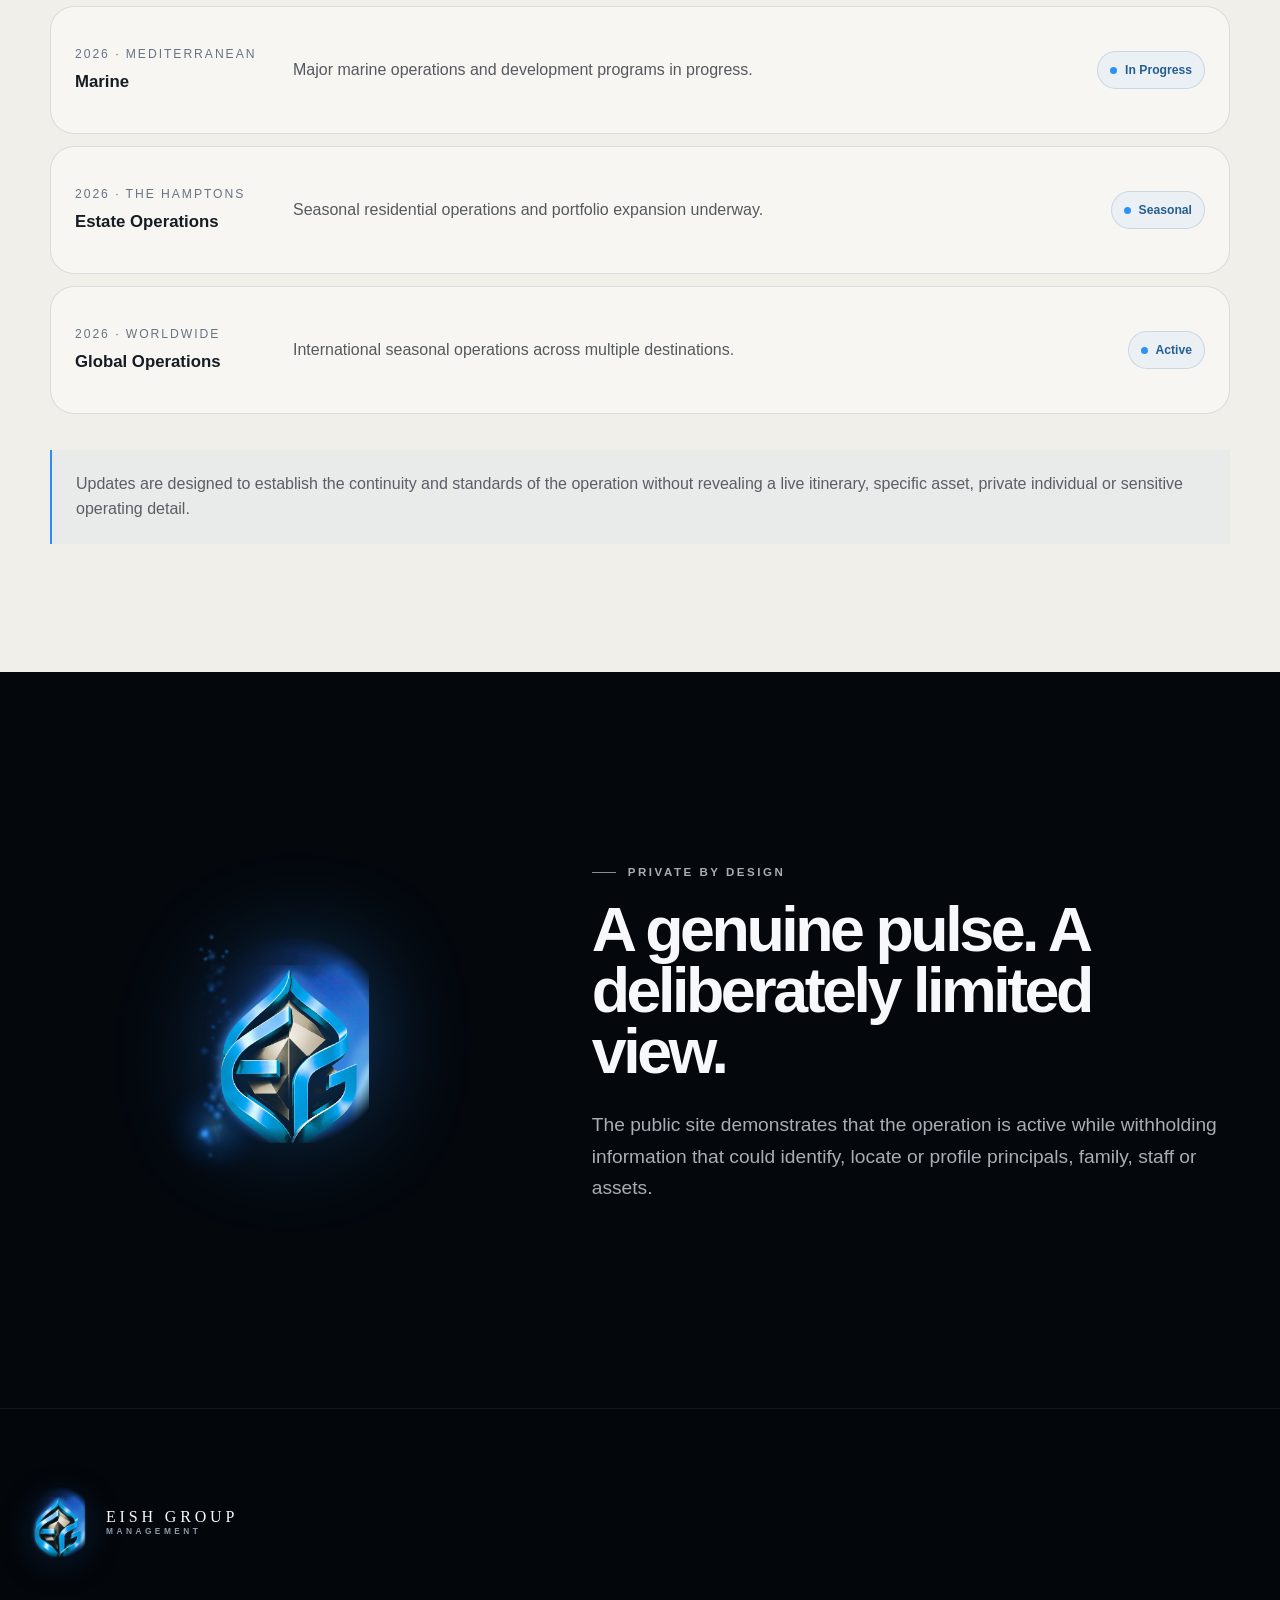
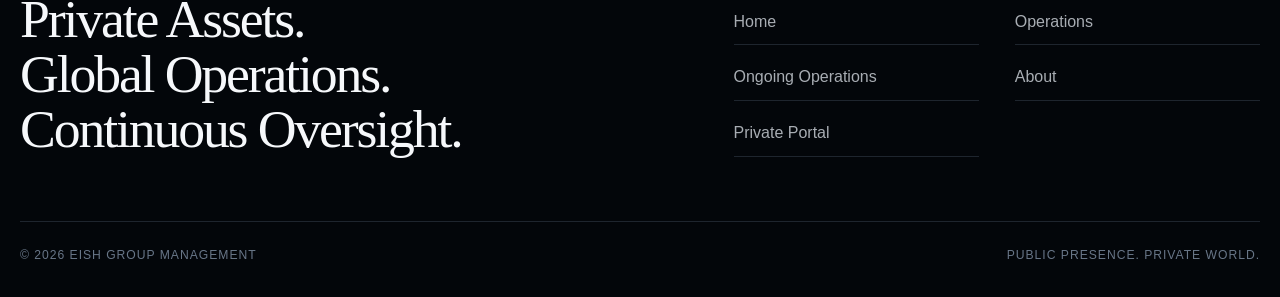
<file: journal.html>
<!doctype html>
<html lang="en">
<head>
  <meta charset="utf-8">
  <meta name="viewport" content="width=device-width, initial-scale=1, viewport-fit=cover">
  <meta name="theme-color" content="#03070c">
  <meta name="description" content="Carefully approved, delayed and non-identifying evidence of continuous operations.">
  <meta property="og:type" content="website">
  <meta property="og:title" content="Ongoing Operations — Eish Group Management">
  <meta property="og:description" content="Carefully approved, delayed and non-identifying evidence of continuous operations.">
  <meta property="og:image" content="./assets/images/og-image.jpg">
  <meta name="twitter:card" content="summary_large_image">
  <title>Ongoing Operations — Eish Group Management</title>
  <link rel="icon" type="image/png" href="./assets/icons/favicon.png">
  <link rel="apple-touch-icon" href="./assets/icons/apple-touch-icon.png">
  <link rel="manifest" href="./site.webmanifest">
  <link rel="stylesheet" href="./css/base.css">
  <link rel="stylesheet" href="./css/components.css">
  <link rel="stylesheet" href="./css/pages.css">
  <script type="module" src="./js/site.js"></script>
</head>
<body class="page-enter"><a class="skip-link" href="#main">Skip to content</a><div class="page-noise" aria-hidden="true"></div>
  <header class="site-header is-at-top" data-header data-tone="dark">
    <div class="container-wide header-inner">
      <a href="index.html" aria-label="Eish Group Management home"><span class="brand"><img class="brand-mark" src="./assets/brand/eish-mark-clean-cropped.png" alt=""><span class="brand-type"><span class="brand-name">EISH GROUP</span><span class="brand-sub">MANAGEMENT</span></span></span></a>
      <nav class="primary-nav" aria-label="Primary navigation"><a href="index.html">Home</a><a href="operations.html">Operations</a><a href="journal.html" aria-current="page">Ongoing Operations</a><a href="about.html">About</a></nav>
      <div class="header-actions">
        <a class="button button--ghost" href="portal.html">Private Portal <span class="button-arrow">↗</span></a>
        <button class="menu-toggle" type="button" aria-label="Open navigation" aria-expanded="false" data-menu-open><span></span><span></span></button>
      </div>
    </div>
  </header>
  <aside class="mobile-menu" data-mobile-menu aria-hidden="true">
    <div class="mobile-menu-backdrop" data-menu-backdrop></div>
    <div class="mobile-menu-panel">
      <div class="mobile-menu-top">
        <a href="index.html" aria-label="Eish Group Management home"><span class="brand"><img class="brand-mark" src="./assets/brand/eish-mark-clean-cropped.png" alt=""><span class="brand-type"><span class="brand-name">EISH GROUP</span><span class="brand-sub">MANAGEMENT</span></span></span></a>
        <button class="menu-close" type="button" aria-label="Close navigation" data-menu-close><span></span><span></span></button>
      </div>
      <nav class="mobile-nav" aria-label="Mobile navigation"><a href="index.html">Home</a><a href="operations.html">Operations</a><a href="journal.html" aria-current="page">Ongoing Operations</a><a href="about.html">About</a><a href="portal.html">Private Portal</a></nav>
      <div class="mobile-menu-footer"><p>Private Assets. Global Operations. Continuous Oversight.</p></div>
    </div>
  </aside>
<main id="main"><section class="page-hero" data-header-tone="dark"><div class="container-wide page-hero-content"><p class="eyebrow">Ongoing Operations</p><div class="page-hero-copy"><h1 class="page-title">Continuous Oversight.</h1><p class="lead">A carefully curated public pulse—short, factual, delayed and non-identifying.</p></div></div></section>
<section class="section section--light" data-header-tone="light"><div class="container"><div class="journal-intro reveal"><div><p class="eyebrow">Living operations journal</p><h2 class="section-title">Evidence of continuity. Never publicity for the principal.</h2></div><p class="lead">Only carefully approved updates appear here. Broad locations are used only when appropriate, and publication follows confidentiality review.</p></div><div class="filter-bar" data-journal-filters></div><div class="journal-grid" data-journal-list></div><div class="journal-note">Updates are designed to establish the continuity and standards of the operation without revealing a live itinerary, specific asset, private individual or sensitive operating detail.</div></div></section>
<section class="section section--dark" data-header-tone="dark"><div class="container private-design-band"><div class="private-design-mark reveal"><div class="flame-lockup" aria-hidden="true"><canvas data-flame></canvas><img src="./assets/brand/eish-mark-clean-cropped.png" alt=""></div></div><div class="private-design-copy reveal"><p class="eyebrow">Private by Design</p><h2 class="section-title">A genuine pulse. A deliberately limited view.</h2><p class="lead">The public site demonstrates that the operation is active while withholding information that could identify, locate or profile principals, family, staff or assets.</p></div></div></section></main>
  <footer class="site-footer">
    <div class="container-wide">
      <div class="footer-grid">
        <div class="footer-brand">
          <a href="index.html" aria-label="Eish Group Management home"><span class="brand"><img class="brand-mark" src="./assets/brand/eish-mark-clean-cropped.png" alt=""><span class="brand-type"><span class="brand-name">EISH GROUP</span><span class="brand-sub">MANAGEMENT</span></span></span></a>
          <p class="footer-statement">Private Assets.<br>Global Operations.<br>Continuous Oversight.</p>
        </div>
        <nav class="footer-links" aria-label="Footer navigation"><a href="index.html">Home</a><a href="operations.html">Operations</a><a href="journal.html">Ongoing Operations</a><a href="about.html">About</a><a href="portal.html">Private Portal</a></nav>
      </div>
      <div class="footer-meta"><span>© <span data-year></span> Eish Group Management</span><span>Public presence. Private world.</span></div>
    </div>
  </footer></body></html>
</file>
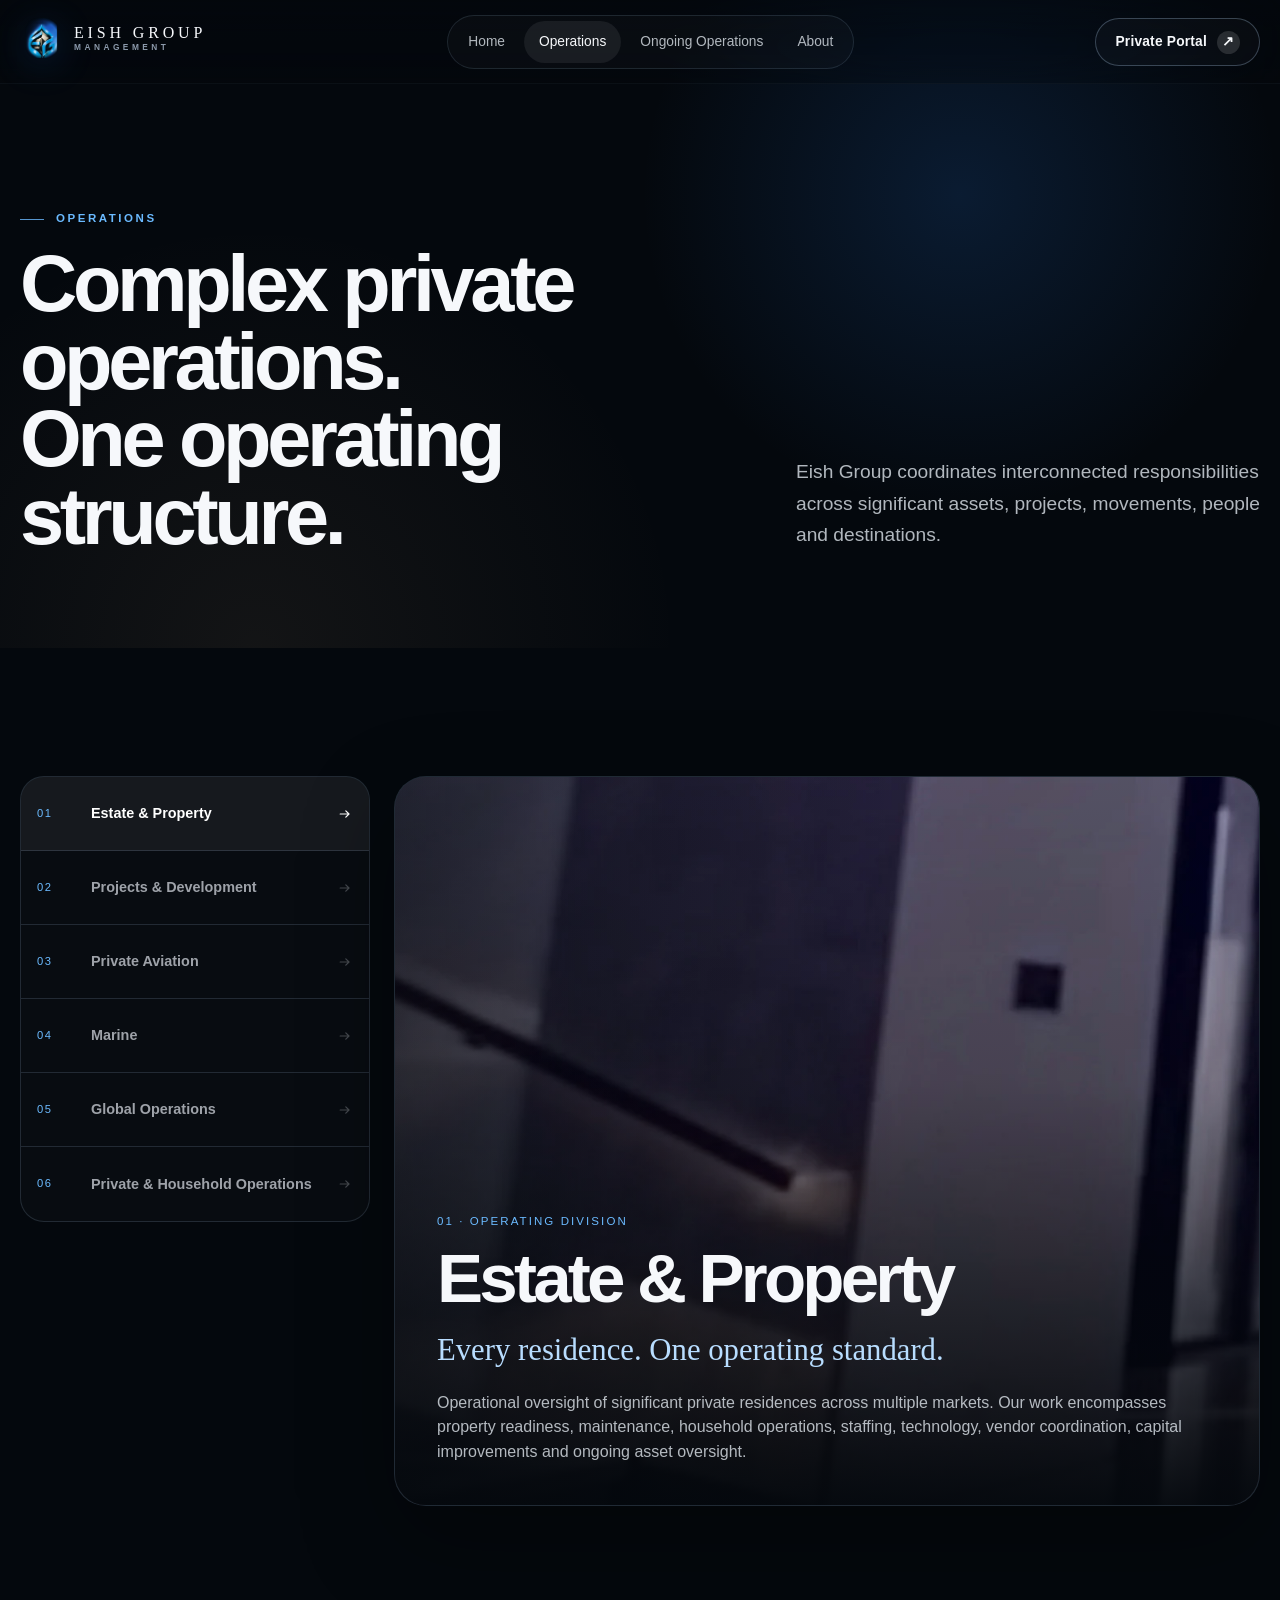
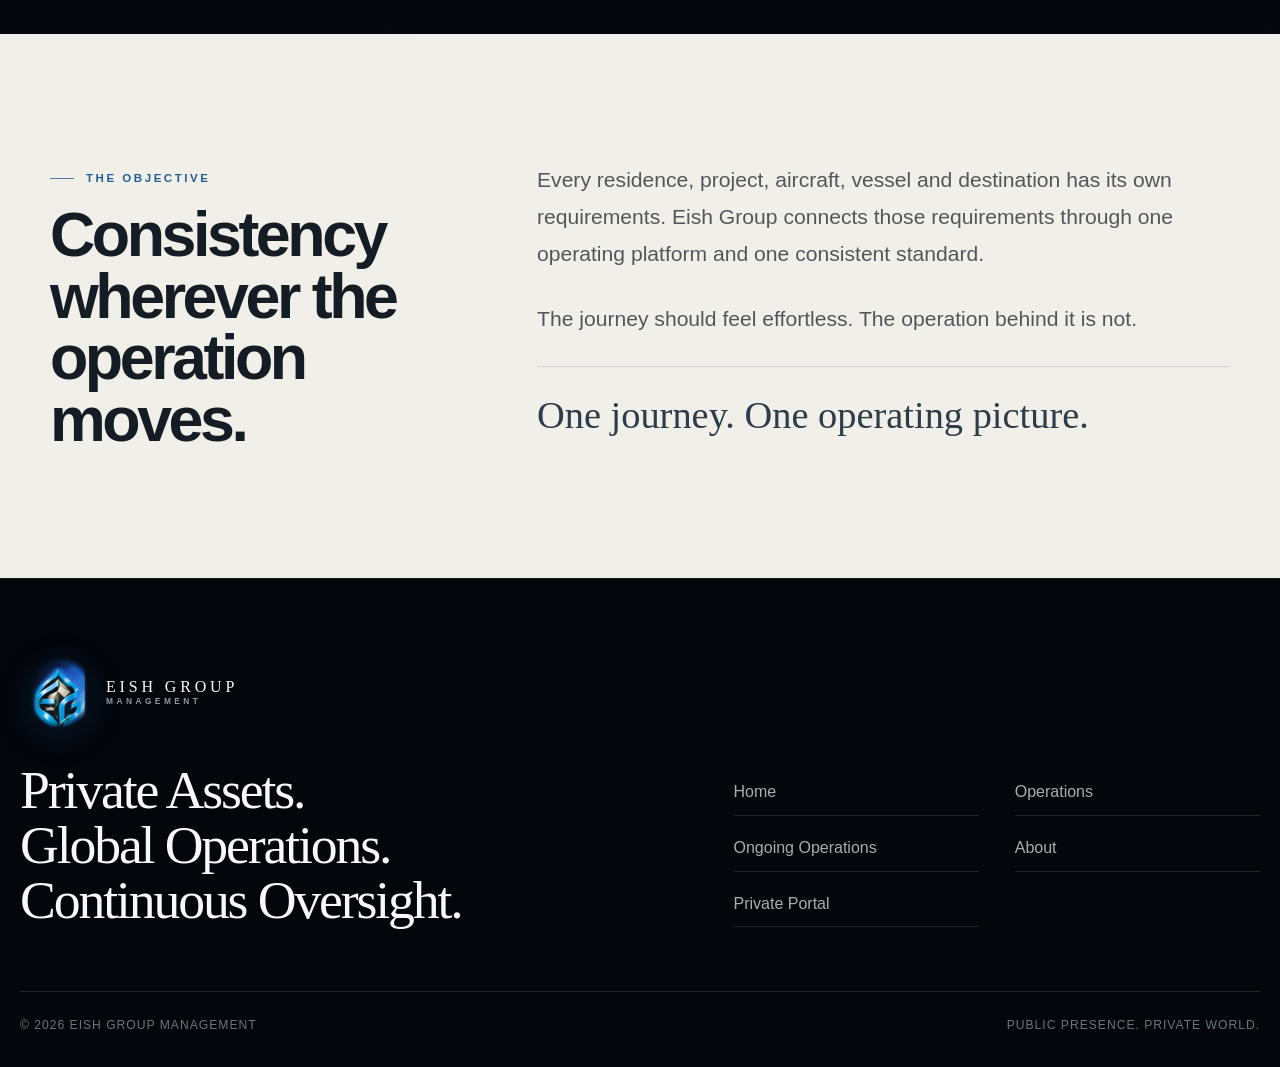
<file: operations.html>
<!doctype html>
<html lang="en">
<head>
  <meta charset="utf-8">
  <meta name="viewport" content="width=device-width, initial-scale=1, viewport-fit=cover">
  <meta name="theme-color" content="#03070c">
  <meta name="description" content="Operational oversight across estate, development, aviation, marine, global and household environments.">
  <meta property="og:type" content="website">
  <meta property="og:title" content="Operations — Eish Group Management">
  <meta property="og:description" content="Operational oversight across estate, development, aviation, marine, global and household environments.">
  <meta property="og:image" content="./assets/images/og-image.jpg">
  <meta name="twitter:card" content="summary_large_image">
  <title>Operations — Eish Group Management</title>
  <link rel="icon" type="image/png" href="./assets/icons/favicon.png">
  <link rel="apple-touch-icon" href="./assets/icons/apple-touch-icon.png">
  <link rel="manifest" href="./site.webmanifest">
  <link rel="stylesheet" href="./css/base.css">
  <link rel="stylesheet" href="./css/components.css">
  <link rel="stylesheet" href="./css/pages.css">
  <script type="module" src="./js/site.js"></script>
</head>
<body class="page-enter"><a class="skip-link" href="#main">Skip to content</a><div class="page-noise" aria-hidden="true"></div>
  <header class="site-header is-at-top" data-header data-tone="dark">
    <div class="container-wide header-inner">
      <a href="index.html" aria-label="Eish Group Management home"><span class="brand"><img class="brand-mark" src="./assets/brand/eish-mark-clean-cropped.png" alt=""><span class="brand-type"><span class="brand-name">EISH GROUP</span><span class="brand-sub">MANAGEMENT</span></span></span></a>
      <nav class="primary-nav" aria-label="Primary navigation"><a href="index.html">Home</a><a href="operations.html" aria-current="page">Operations</a><a href="journal.html">Ongoing Operations</a><a href="about.html">About</a></nav>
      <div class="header-actions">
        <a class="button button--ghost" href="portal.html">Private Portal <span class="button-arrow">↗</span></a>
        <button class="menu-toggle" type="button" aria-label="Open navigation" aria-expanded="false" data-menu-open><span></span><span></span></button>
      </div>
    </div>
  </header>
  <aside class="mobile-menu" data-mobile-menu aria-hidden="true">
    <div class="mobile-menu-backdrop" data-menu-backdrop></div>
    <div class="mobile-menu-panel">
      <div class="mobile-menu-top">
        <a href="index.html" aria-label="Eish Group Management home"><span class="brand"><img class="brand-mark" src="./assets/brand/eish-mark-clean-cropped.png" alt=""><span class="brand-type"><span class="brand-name">EISH GROUP</span><span class="brand-sub">MANAGEMENT</span></span></span></a>
        <button class="menu-close" type="button" aria-label="Close navigation" data-menu-close><span></span><span></span></button>
      </div>
      <nav class="mobile-nav" aria-label="Mobile navigation"><a href="index.html">Home</a><a href="operations.html" aria-current="page">Operations</a><a href="journal.html">Ongoing Operations</a><a href="about.html">About</a><a href="portal.html">Private Portal</a></nav>
      <div class="mobile-menu-footer"><p>Private Assets. Global Operations. Continuous Oversight.</p></div>
    </div>
  </aside>
<main id="main">
  <section class="page-hero" data-header-tone="dark"><div class="container-wide page-hero-content"><p class="eyebrow">Operations</p><div class="page-hero-copy"><h1 class="page-title">Complex private operations.<br>One operating structure.</h1><p class="lead">Eish Group coordinates interconnected responsibilities across significant assets, projects, movements, people and destinations.</p></div></div></section>
  <section class="section section--dark" data-header-tone="dark"><div class="container-wide"><div class="operations-command" data-operations-command><div class="operations-nav" data-operation-tabs></div><div class="operations-stage"><div class="operations-media" data-operation-media></div><div class="operations-stage-copy" data-operation-copy></div></div></div><div class="operations-mobile-stack"><article class="operations-mobile-card reveal"><video muted loop playsinline preload="metadata" poster="./assets/images/estate.webp" data-observe-media><source src="./assets/video/estate-loop.mp4" type="video/mp4"></video><div class="operations-mobile-card-content"><span class="small-caps">01 · Operating Division</span><h2>Estate & Property</h2><p class="strap">Every residence. One operating standard.</p><p>Operational oversight of significant private residences across multiple markets. Our work encompasses property readiness, maintenance, household operations, staffing, technology, vendor coordination, capital improvements and ongoing asset oversight.</p></div></article><article class="operations-mobile-card reveal"><video muted loop playsinline preload="metadata" poster="./assets/images/development.webp" data-observe-media><source src="./assets/video/development-loop.mp4" type="video/mp4"></video><div class="operations-mobile-card-content"><span class="small-caps">02 · Operating Division</span><h2>Projects & Development</h2><p class="strap">From vision to operation.</p><p>Oversight of significant private development, renovation and capital-improvement programs—from planning through completion and operational handover.</p></div></article><article class="operations-mobile-card reveal"><video muted loop playsinline preload="metadata" poster="./assets/images/aviation.webp" data-observe-media><source src="./assets/video/aviation-loop.mp4" type="video/mp4"></video><div class="operations-mobile-card-content"><span class="small-caps">03 · Operating Division</span><h2>Private Aviation</h2><p class="strap">The journey should feel effortless. The operation behind it is not.</p><p>Integrated oversight of long-range private aviation and helicopter operations, including crew, cabin readiness, inventory, passenger experience and destination coordination.</p></div></article><article class="operations-mobile-card reveal"><video muted loop playsinline preload="metadata" poster="./assets/images/marine.webp" data-observe-media><source src="./assets/video/marine-loop.mp4" type="video/mp4"></video><div class="operations-mobile-card-content"><span class="small-caps">04 · Operating Division</span><h2>Marine</h2><p class="strap">From build to operation.</p><p>Operational and project oversight across significant private marine assets, including major vessels, new-build programs and supporting craft.</p></div></article><article class="operations-mobile-card reveal"><img src="./assets/images/world-map.webp" alt=""><div class="operations-mobile-card-content"><span class="small-caps">05 · Operating Division</span><h2>Global Operations</h2><p class="strap">One journey. One operating picture.</p><p>Aviation, residences, accommodations, transportation, personnel, luggage, hospitality and destination requirements are brought together through a single operating structure.</p></div></article><article class="operations-mobile-card reveal"><img src="./assets/images/household.webp" alt=""><div class="operations-mobile-card-content"><span class="small-caps">06 · Operating Division</span><h2>Private & Household Operations</h2><p class="strap">Consistency wherever the operation moves.</p><p>Eish Group coordinates household teams, transportation, culinary, hospitality and other private operational requirements across residences and destinations.</p></div></article></div></div></section>
  <section class="section section--light" data-header-tone="light"><div class="container home-intro-grid"><div class="reveal"><p class="eyebrow">The objective</p><h2 class="section-title">Consistency wherever the operation moves.</h2></div><div class="home-intro-copy reveal" data-delay="1"><p>Every residence, project, aircraft, vessel and destination has its own requirements. Eish Group connects those requirements through one operating platform and one consistent standard.</p><p>The journey should feel effortless. The operation behind it is not.</p><div class="home-intro-callout">One journey. One operating picture.</div></div></div></section>
</main>
  <footer class="site-footer">
    <div class="container-wide">
      <div class="footer-grid">
        <div class="footer-brand">
          <a href="index.html" aria-label="Eish Group Management home"><span class="brand"><img class="brand-mark" src="./assets/brand/eish-mark-clean-cropped.png" alt=""><span class="brand-type"><span class="brand-name">EISH GROUP</span><span class="brand-sub">MANAGEMENT</span></span></span></a>
          <p class="footer-statement">Private Assets.<br>Global Operations.<br>Continuous Oversight.</p>
        </div>
        <nav class="footer-links" aria-label="Footer navigation"><a href="index.html">Home</a><a href="operations.html">Operations</a><a href="journal.html">Ongoing Operations</a><a href="about.html">About</a><a href="portal.html">Private Portal</a></nav>
      </div>
      <div class="footer-meta"><span>© <span data-year></span> Eish Group Management</span><span>Public presence. Private world.</span></div>
    </div>
  </footer></body></html>
</file>
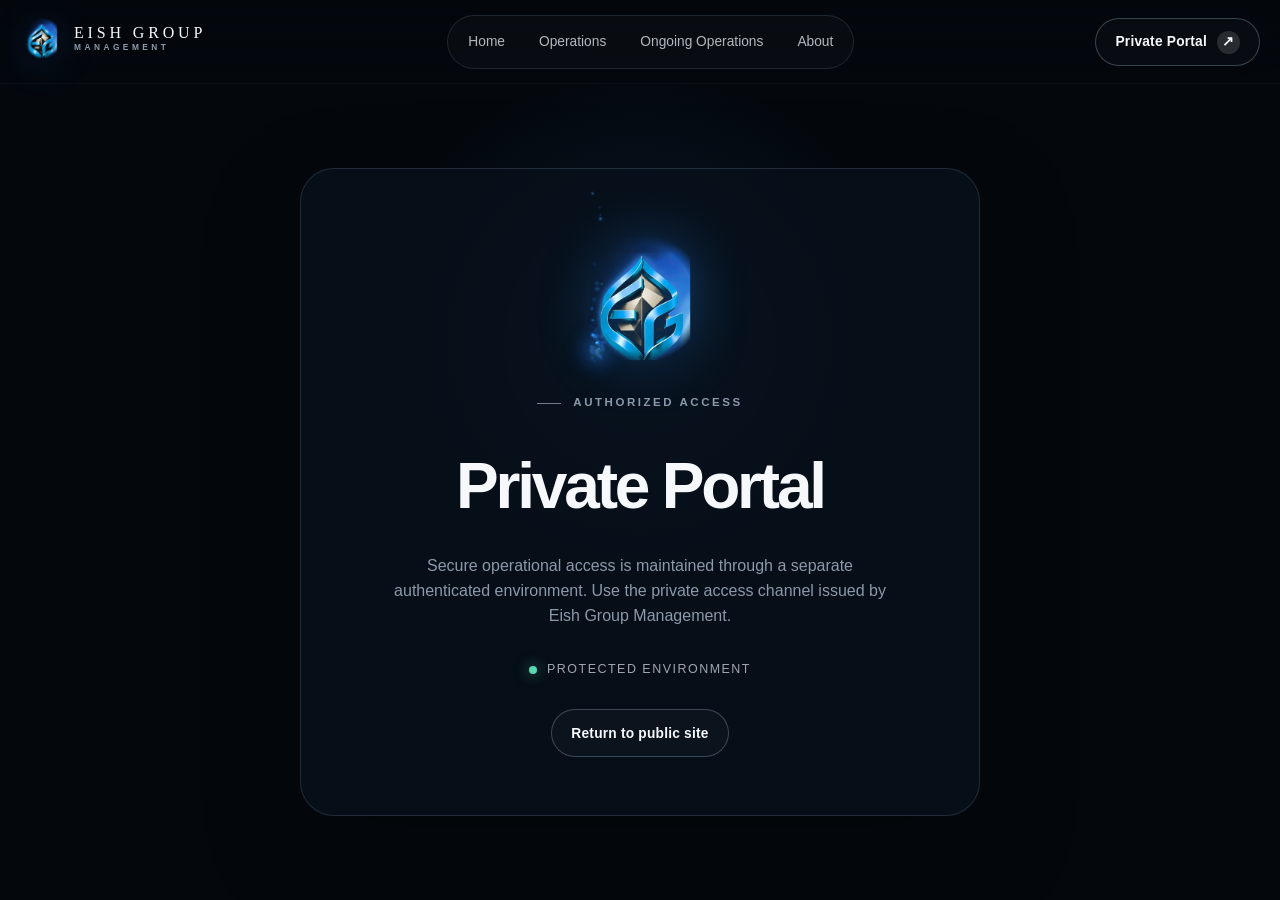
<file: portal.html>
<!doctype html>
<html lang="en">
<head>
  <meta charset="utf-8">
  <meta name="viewport" content="width=device-width, initial-scale=1, viewport-fit=cover">
  <meta name="theme-color" content="#03070c">
  <meta name="description" content="Authorized operational access for Eish Group Management.">
  <meta property="og:type" content="website">
  <meta property="og:title" content="Private Portal — Eish Group Management">
  <meta property="og:description" content="Authorized operational access for Eish Group Management.">
  <meta property="og:image" content="./assets/images/og-image.jpg">
  <meta name="twitter:card" content="summary_large_image">
  <title>Private Portal — Eish Group Management</title>
  <link rel="icon" type="image/png" href="./assets/icons/favicon.png">
  <link rel="apple-touch-icon" href="./assets/icons/apple-touch-icon.png">
  <link rel="manifest" href="./site.webmanifest">
  <link rel="stylesheet" href="./css/base.css">
  <link rel="stylesheet" href="./css/components.css">
  <link rel="stylesheet" href="./css/pages.css">
  <script type="module" src="./js/site.js"></script>
</head>
<body class="page-enter"><div class="page-noise" aria-hidden="true"></div>
  <header class="site-header is-at-top" data-header data-tone="dark">
    <div class="container-wide header-inner">
      <a href="index.html" aria-label="Eish Group Management home"><span class="brand"><img class="brand-mark" src="./assets/brand/eish-mark-clean-cropped.png" alt=""><span class="brand-type"><span class="brand-name">EISH GROUP</span><span class="brand-sub">MANAGEMENT</span></span></span></a>
      <nav class="primary-nav" aria-label="Primary navigation"><a href="index.html">Home</a><a href="operations.html">Operations</a><a href="journal.html">Ongoing Operations</a><a href="about.html">About</a></nav>
      <div class="header-actions">
        <a class="button button--ghost" href="portal.html">Private Portal <span class="button-arrow">↗</span></a>
        <button class="menu-toggle" type="button" aria-label="Open navigation" aria-expanded="false" data-menu-open><span></span><span></span></button>
      </div>
    </div>
  </header>
  <aside class="mobile-menu" data-mobile-menu aria-hidden="true">
    <div class="mobile-menu-backdrop" data-menu-backdrop></div>
    <div class="mobile-menu-panel">
      <div class="mobile-menu-top">
        <a href="index.html" aria-label="Eish Group Management home"><span class="brand"><img class="brand-mark" src="./assets/brand/eish-mark-clean-cropped.png" alt=""><span class="brand-type"><span class="brand-name">EISH GROUP</span><span class="brand-sub">MANAGEMENT</span></span></span></a>
        <button class="menu-close" type="button" aria-label="Close navigation" data-menu-close><span></span><span></span></button>
      </div>
      <nav class="mobile-nav" aria-label="Mobile navigation"><a href="index.html">Home</a><a href="operations.html">Operations</a><a href="journal.html">Ongoing Operations</a><a href="about.html">About</a><a href="portal.html">Private Portal</a></nav>
      <div class="mobile-menu-footer"><p>Private Assets. Global Operations. Continuous Oversight.</p></div>
    </div>
  </aside><main id="main"><section class="portal-shell" data-header-tone="dark"><div class="portal-card"><div class="flame-lockup" aria-hidden="true"><canvas data-flame></canvas><img src="./assets/brand/eish-mark-clean-cropped.png" alt=""></div><p class="eyebrow">Authorized Access</p><h1>Private Portal</h1><p>Secure operational access is maintained through a separate authenticated environment. Use the private access channel issued by Eish Group Management.</p><div class="portal-security"><i></i>Protected environment</div><div><a class="button button--ghost" href="index.html">Return to public site</a></div></div></section></main></body></html>
</file>
<file: css/base.css>
:root {
  color-scheme: dark;
  --ink: #03070c;
  --ink-2: #07101a;
  --ink-3: #0b1623;
  --navy: #0b1b2e;
  --blue: #2b8cff;
  --blue-2: #6abaff;
  --ice: #b8ddff;
  --platinum: #d8dee6;
  --white: #f6f8fb;
  --muted: #8b99aa;
  --muted-2: #677587;
  --line: rgba(179, 211, 244, 0.15);
  --line-strong: rgba(179, 211, 244, 0.28);
  --ivory: #f1efe9;
  --ivory-2: #e6e2d9;
  --graphite: #151b23;
  --warm: #c7a47a;
  --warm-soft: #f0d6b7;
  --success: #58d7b0;
  --danger: #ff7272;
  --shadow-lg: 0 34px 90px rgba(0, 0, 0, 0.36);
  --shadow-md: 0 20px 55px rgba(0, 0, 0, 0.24);
  --radius-xl: 32px;
  --radius-lg: 24px;
  --radius-md: 16px;
  --radius-sm: 12px;
  --container: 1180px;
  --container-wide: 1420px;
  --header-h: 84px;
  --sans: -apple-system, BlinkMacSystemFont, "SF Pro Display", "Helvetica Neue", Arial, sans-serif;
  --serif: "Iowan Old Style", Baskerville, "Times New Roman", serif;
}

* { box-sizing: border-box; }
html { scroll-behavior: smooth; background: var(--ink); overflow-x: hidden; }
body {
  margin: 0;
  min-width: 320px;
  min-height: 100vh;
  overflow-x: hidden;
  background: var(--ink);
  color: var(--white);
  font-family: var(--sans);
  font-size: 16px;
  line-height: 1.55;
  text-rendering: optimizeLegibility;
  -webkit-font-smoothing: antialiased;
}
body.is-menu-open { overflow: hidden; }

img, video, canvas, svg { display: block; max-width: 100%; }
button, input, textarea, select { font: inherit; }
button { color: inherit; }
a { color: inherit; text-decoration: none; }
p, h1, h2, h3, h4, h5, h6, ul, ol { margin-top: 0; }

::selection { background: rgba(58, 151, 255, 0.35); color: #fff; }

:focus-visible {
  outline: 2px solid var(--blue-2);
  outline-offset: 4px;
}

.skip-link {
  position: fixed;
  z-index: 1000;
  top: 12px;
  left: 12px;
  transform: translateY(-180%);
  padding: 12px 16px;
  border-radius: 10px;
  background: var(--white);
  color: var(--ink);
  transition: transform 180ms ease;
}
.skip-link:focus { transform: translateY(0); }

.page-noise {
  position: fixed;
  inset: 0;
  z-index: 500;
  pointer-events: none;
  opacity: 0.035;
  background-image: url('../assets/images/noise.png');
  background-size: 220px 220px;
  mix-blend-mode: screen;
}

.container,
.container-wide {
  width: min(calc(100% - 40px), var(--container));
  margin-inline: auto;
}
.container-wide { width: min(calc(100% - 40px), var(--container-wide)); }

.section {
  position: relative;
  padding-block: clamp(88px, 10vw, 152px);
}
.section--tight { padding-block: clamp(64px, 7vw, 104px); }
.section--dark { background: var(--ink); color: var(--white); }
.section--navy { background: var(--ink-2); color: var(--white); }
.section--light { background: var(--ivory); color: var(--graphite); }
.section--platinum { background: #e8e9eb; color: var(--graphite); }
.section--dusk {
  background:
    radial-gradient(circle at 85% 12%, rgba(73, 125, 184, 0.18), transparent 35%),
    radial-gradient(circle at 8% 90%, rgba(199, 164, 122, 0.14), transparent 34%),
    #0b1119;
  color: var(--white);
}

.eyebrow {
  display: inline-flex;
  align-items: center;
  gap: 12px;
  margin: 0 0 20px;
  color: var(--blue-2);
  font-size: 0.72rem;
  font-weight: 650;
  letter-spacing: 0.22em;
  line-height: 1;
  text-transform: uppercase;
}
.eyebrow::before {
  content: "";
  width: 24px;
  height: 1px;
  background: currentColor;
  opacity: 0.8;
}
.section--light .eyebrow,
.section--platinum .eyebrow { color: #245d92; }

.display,
.page-title,
.section-title {
  margin-bottom: 0;
  font-weight: 610;
  letter-spacing: -0.055em;
  line-height: 0.98;
}
.display { font-size: clamp(3.4rem, 7vw, 7.4rem); }
.page-title { font-size: clamp(3.2rem, 6.2vw, 6.4rem); }
.section-title { font-size: clamp(2.6rem, 4.9vw, 5rem); }
.section-title--serif,
.serif { font-family: var(--serif); font-weight: 500; letter-spacing: -0.035em; }

.lead {
  max-width: 760px;
  color: rgba(239, 245, 252, 0.74);
  font-size: clamp(1.08rem, 1.5vw, 1.28rem);
  line-height: 1.65;
}
.section--light .lead,
.section--platinum .lead { color: rgba(21, 27, 35, 0.7); }

.muted { color: var(--muted); }
.small-caps {
  font-size: 0.72rem;
  font-weight: 650;
  letter-spacing: 0.19em;
  text-transform: uppercase;
}

.rule {
  width: 100%;
  height: 1px;
  background: var(--line);
}
.section--light .rule,
.section--platinum .rule { background: rgba(15, 31, 49, 0.13); }

.grid { display: grid; }
.stack { display: flex; flex-direction: column; }

.reveal {
  opacity: 0;
  transform: translate3d(0, 24px, 0);
  transition: opacity 720ms cubic-bezier(.2,.8,.2,1), transform 720ms cubic-bezier(.2,.8,.2,1);
}
.reveal.is-visible { opacity: 1; transform: translate3d(0,0,0); }
.reveal[data-delay="1"] { transition-delay: 80ms; }
.reveal[data-delay="2"] { transition-delay: 160ms; }
.reveal[data-delay="3"] { transition-delay: 240ms; }

.page-enter {
  animation: page-enter 680ms cubic-bezier(.2,.8,.2,1) both;
}
@keyframes page-enter {
  from { opacity: 0; transform: translateY(10px); }
  to { opacity: 1; transform: translateY(0); }
}

@media (max-width: 820px) {
  :root { --header-h: 72px; }
  .container,
  .container-wide { width: min(calc(100% - 28px), var(--container)); }
  .section { padding-block: 84px; }
  .display { font-size: clamp(3rem, 14vw, 5rem); }
  .section-title { font-size: clamp(2.4rem, 11vw, 3.8rem); }
}

@media (prefers-reduced-motion: reduce) {
  html { scroll-behavior: auto; }
  *, *::before, *::after {
    animation-duration: 0.01ms !important;
    animation-iteration-count: 1 !important;
    transition-duration: 0.01ms !important;
    scroll-behavior: auto !important;
  }
  .reveal { opacity: 1; transform: none; }
}
</file>
<file: css/components.css>
/* Header */
.site-header {
  position: fixed;
  inset: 0 0 auto;
  z-index: 400;
  height: var(--header-h);
  transition: background 240ms ease, border-color 240ms ease, color 240ms ease, box-shadow 240ms ease;
}
.site-header::before {
  content: "";
  position: absolute;
  inset: 0;
  z-index: -1;
  background: linear-gradient(180deg, rgba(3, 7, 12, 0.88), rgba(3, 7, 12, 0.56));
  border-bottom: 1px solid rgba(180, 211, 244, 0.08);
  backdrop-filter: blur(22px) saturate(120%);
  -webkit-backdrop-filter: blur(22px) saturate(120%);
  opacity: 0.96;
}
.site-header.is-at-top::before { opacity: 0.55; }
.site-header[data-tone="light"] { color: var(--graphite); }
.site-header[data-tone="light"]::before {
  background: linear-gradient(180deg, rgba(241, 239, 233, 0.94), rgba(241, 239, 233, 0.78));
  border-bottom-color: rgba(17, 31, 47, 0.1);
  box-shadow: 0 12px 40px rgba(26, 34, 44, 0.06);
}
.header-inner {
  height: 100%;
  display: grid;
  grid-template-columns: auto 1fr auto;
  align-items: center;
  gap: 30px;
}
.brand {
  display: inline-flex;
  align-items: center;
  gap: 12px;
  min-width: max-content;
}
.brand-mark {
  width: 42px;
  height: 42px;
  object-fit: contain;
  filter: drop-shadow(0 7px 18px rgba(35, 142, 255, 0.22));
}
.brand-type { display: grid; gap: 2px; }
.brand-name {
  font-family: var(--serif);
  font-size: 1rem;
  letter-spacing: 0.24em;
  line-height: 1;
}
.brand-sub {
  color: var(--muted);
  font-size: 0.52rem;
  font-weight: 650;
  letter-spacing: 0.42em;
  line-height: 1;
  text-transform: uppercase;
}
.site-header[data-tone="light"] .brand-sub { color: #5e6772; }
.primary-nav {
  justify-self: center;
  display: flex;
  align-items: center;
  gap: 4px;
  padding: 5px;
  border: 1px solid rgba(180, 211, 244, 0.13);
  border-radius: 999px;
  background: rgba(255, 255, 255, 0.025);
}
.site-header[data-tone="light"] .primary-nav {
  border-color: rgba(17, 31, 47, 0.12);
  background: rgba(255, 255, 255, 0.45);
}
.primary-nav a {
  position: relative;
  padding: 10px 15px;
  border-radius: 999px;
  color: rgba(238, 244, 251, 0.74);
  font-size: 0.86rem;
  font-weight: 520;
  transition: color 180ms ease, background 180ms ease;
}
.site-header[data-tone="light"] .primary-nav a { color: rgba(21, 27, 35, 0.68); }
.primary-nav a:hover,
.primary-nav a[aria-current="page"] {
  color: var(--white);
  background: rgba(255, 255, 255, 0.065);
}
.site-header[data-tone="light"] .primary-nav a:hover,
.site-header[data-tone="light"] .primary-nav a[aria-current="page"] {
  color: var(--graphite);
  background: rgba(23, 39, 58, 0.06);
}
.header-actions { display: flex; align-items: center; gap: 10px; justify-self: end; }

.button {
  display: inline-flex;
  min-height: 48px;
  align-items: center;
  justify-content: center;
  gap: 10px;
  padding: 0 19px;
  border: 1px solid transparent;
  border-radius: 999px;
  cursor: pointer;
  font-size: 0.86rem;
  font-weight: 650;
  letter-spacing: 0.015em;
  transition: transform 180ms ease, background 180ms ease, border-color 180ms ease, color 180ms ease, box-shadow 180ms ease;
}
.button:hover { transform: translateY(-1px); }
.button--primary {
  color: #fff;
  background: linear-gradient(135deg, #408ff4, #1266d8);
  box-shadow: 0 14px 34px rgba(29, 112, 220, 0.28), inset 0 1px 0 rgba(255,255,255,0.3);
}
.button--primary:hover { box-shadow: 0 18px 42px rgba(29, 112, 220, 0.35), inset 0 1px 0 rgba(255,255,255,0.35); }
.button--ghost {
  border-color: var(--line-strong);
  background: rgba(255,255,255,0.025);
  color: var(--white);
}
.button--ghost:hover { background: rgba(255,255,255,0.07); }
.section--light .button--ghost,
.section--platinum .button--ghost,
.site-header[data-tone="light"] .button--ghost {
  border-color: rgba(17, 31, 47, 0.15);
  background: rgba(255,255,255,0.5);
  color: var(--graphite);
}
.button-arrow {
  display: inline-grid;
  width: 23px;
  height: 23px;
  place-items: center;
  border-radius: 50%;
  background: rgba(255,255,255,0.13);
}

.menu-toggle {
  display: none;
  width: 48px;
  height: 48px;
  place-items: center;
  padding: 0;
  border: 1px solid var(--line);
  border-radius: 50%;
  background: rgba(255,255,255,0.035);
  cursor: pointer;
}
.menu-toggle span,
.menu-close span {
  width: 18px;
  height: 1.5px;
  border-radius: 99px;
  background: currentColor;
}
.menu-toggle span { grid-area: 1 / 1; transform: translateY(-4px); }
.menu-toggle span:last-child { transform: translateY(4px); }

.mobile-menu {
  position: fixed;
  overflow: hidden;
  inset: 0;
  z-index: 450;
  visibility: hidden;
  opacity: 0;
  pointer-events: none;
  transition: opacity 220ms ease, visibility 220ms ease;
}
.mobile-menu.is-open { visibility: visible; opacity: 1; pointer-events: auto; }
.mobile-menu-backdrop { position: absolute; inset: 0; background: rgba(2, 6, 11, 0.76); backdrop-filter: blur(10px); }
.mobile-menu-panel {
  position: absolute;
  top: 0;
  right: 0;
  width: min(92vw, 430px);
  min-height: 100%;
  padding: 22px;
  background: #07111d;
  border-left: 1px solid var(--line);
  transform: translateX(100%);
  transition: transform 300ms cubic-bezier(.2,.8,.2,1);
}
.mobile-menu.is-open .mobile-menu-panel { transform: translateX(0); }
.mobile-menu-top { display: flex; justify-content: space-between; align-items: center; }
.menu-close {
  display: grid;
  width: 48px;
  height: 48px;
  place-items: center;
  padding: 0;
  border: 1px solid var(--line);
  border-radius: 50%;
  background: rgba(255,255,255,0.03);
  cursor: pointer;
}
.menu-close span { grid-area: 1 / 1; transform: rotate(45deg); }
.menu-close span:last-child { transform: rotate(-45deg); }
.mobile-nav { display: grid; margin-top: 64px; }
.mobile-nav a {
  padding: 18px 0;
  border-bottom: 1px solid var(--line);
  font-family: var(--serif);
  font-size: 2rem;
  line-height: 1;
}
.mobile-menu-footer { position: absolute; left: 22px; right: 22px; bottom: 24px; }
.mobile-menu-footer p { margin: 16px 0 0; color: var(--muted); font-size: 0.84rem; }

/* Footer */
.site-footer {
  position: relative;
  padding: 76px 0 32px;
  background: #020509;
  color: var(--white);
  border-top: 1px solid rgba(177, 210, 242, 0.08);
}
.footer-grid {
  display: grid;
  grid-template-columns: 1.1fr 0.9fr;
  gap: 70px;
  align-items: end;
}
.footer-brand .brand-mark { width: 74px; height: 74px; }
.footer-statement {
  max-width: 650px;
  margin: 26px 0 0;
  font-family: var(--serif);
  font-size: clamp(2.2rem, 4.2vw, 4.4rem);
  letter-spacing: -0.04em;
  line-height: 1.02;
}
.footer-links { display: grid; grid-template-columns: repeat(2, minmax(0,1fr)); gap: 10px 36px; }
.footer-links a { padding: 10px 0; color: rgba(239,245,252,0.7); border-bottom: 1px solid var(--line); }
.footer-meta {
  display: flex;
  justify-content: space-between;
  gap: 24px;
  margin-top: 64px;
  padding-top: 24px;
  border-top: 1px solid var(--line);
  color: var(--muted-2);
  font-size: 0.76rem;
  letter-spacing: 0.08em;
  text-transform: uppercase;
}

/* Flame mark */
.flame-lockup {
  position: relative;
  width: 124px;
  height: 142px;
  display: grid;
  place-items: center;
}
.flame-lockup canvas {
  position: absolute;
  inset: -35%;
  width: 170%;
  height: 170%;
  z-index: 0;
  pointer-events: none;
}
.flame-lockup img {
  position: relative;
  z-index: 1;
  width: 108px;
  filter: drop-shadow(0 0 28px rgba(37, 142, 255, 0.42));
}

/* Hero scene */
.hero-scene {
  position: relative;
  min-height: 650px;
  overflow: hidden;
  border: 1px solid rgba(175, 208, 240, 0.16);
  border-radius: var(--radius-xl);
  background:
    radial-gradient(circle at 50% 28%, rgba(42, 124, 220, 0.18), transparent 34%),
    linear-gradient(180deg, #06101a 0%, #03070c 100%);
  box-shadow: var(--shadow-lg), inset 0 1px 0 rgba(255,255,255,0.05);
}
.hero-scene::after {
  content: "";
  position: absolute;
  inset: auto 8% 0;
  height: 28%;
  background: radial-gradient(ellipse, rgba(41, 125, 230, 0.23), transparent 70%);
  filter: blur(22px);
  pointer-events: none;
}
.hero-scene canvas[data-building] {
  position: absolute;
  inset: 0;
  width: 100%;
  height: 100%;
  z-index: 2;
}
.hero-scene-fallback {
  position: absolute;
  inset: 8% 8% 0;
  z-index: 1;
  background: url('../assets/images/development.webp') center / cover no-repeat;
  opacity: 0.24;
  filter: saturate(0.8) contrast(1.15);
  mask-image: linear-gradient(to bottom, #000 0%, #000 72%, transparent 100%);
}
.scene-grid {
  position: absolute;
  inset: 0;
  z-index: 0;
  opacity: 0.23;
  background-image:
    linear-gradient(rgba(121, 177, 234, 0.08) 1px, transparent 1px),
    linear-gradient(90deg, rgba(121, 177, 234, 0.08) 1px, transparent 1px);
  background-size: 52px 52px;
  mask-image: radial-gradient(circle at center, #000, transparent 78%);
}
.scene-label {
  position: absolute;
  z-index: 4;
  padding: 10px 13px;
  border: 1px solid var(--line);
  border-radius: 999px;
  background: rgba(5, 12, 20, 0.62);
  backdrop-filter: blur(12px);
  color: rgba(233,242,250,0.72);
  font-size: 0.7rem;
  font-weight: 620;
  letter-spacing: 0.16em;
  text-transform: uppercase;
}
.scene-label--a { top: 28px; left: 28px; }
.scene-label--b { top: 28px; right: 28px; }
.scene-label--c { bottom: 28px; left: 28px; }
.scene-status {
  position: absolute;
  right: 28px;
  bottom: 28px;
  z-index: 4;
  display: inline-flex;
  align-items: center;
  gap: 10px;
  color: rgba(233,242,250,0.66);
  font-size: 0.78rem;
}
.scene-status i { width: 8px; height: 8px; border-radius: 50%; background: var(--success); box-shadow: 0 0 14px rgba(88,215,176,0.7); }

/* Metrics / SaaS details */
.metric-strip {
  display: grid;
  grid-template-columns: repeat(3, minmax(0, 1fr));
  border: 1px solid var(--line);
  border-radius: var(--radius-lg);
  overflow: hidden;
  background: rgba(255,255,255,0.022);
}
.metric {
  min-height: 154px;
  padding: 26px;
  border-right: 1px solid var(--line);
}
.metric:last-child { border-right: 0; }
.metric strong {
  display: block;
  margin-bottom: 14px;
  font-size: clamp(1.45rem, 2.4vw, 2.25rem);
  font-weight: 580;
  letter-spacing: -0.04em;
}
.metric span { color: var(--muted); font-size: 0.9rem; }
.metric-line {
  height: 2px;
  margin-top: 24px;
  overflow: hidden;
  background: rgba(255,255,255,0.08);
}
.metric-line::after {
  content: "";
  display: block;
  width: 74%;
  height: 100%;
  background: linear-gradient(90deg, var(--blue), var(--blue-2));
  transform-origin: left;
  animation: metric-pulse 4.6s ease-in-out infinite;
}
@keyframes metric-pulse { 0%,100% { transform: scaleX(.7); opacity: .55; } 50% { transform: scaleX(1); opacity: 1; } }

/* Cards */
.editorial-card {
  position: relative;
  min-height: 530px;
  overflow: hidden;
  border-radius: var(--radius-xl);
  border: 1px solid var(--line);
  background: #07111c;
  box-shadow: var(--shadow-md);
}
.editorial-card > img,
.editorial-card > video {
  position: absolute;
  inset: 0;
  width: 100%;
  height: 100%;
  object-fit: cover;
  transition: transform 900ms cubic-bezier(.2,.8,.2,1);
}
.editorial-card:hover > img,
.editorial-card:hover > video { transform: scale(1.035); }
.editorial-card::after {
  content: "";
  position: absolute;
  inset: 0;
  background: linear-gradient(180deg, rgba(2,6,10,0.02), rgba(2,6,10,0.2) 42%, rgba(2,6,10,0.93) 100%);
}
.editorial-card-content {
  position: absolute;
  z-index: 2;
  inset: auto 28px 28px;
}
.editorial-card h3 {
  max-width: 640px;
  margin: 12px 0 14px;
  font-size: clamp(2.1rem, 3.4vw, 4rem);
  font-weight: 570;
  letter-spacing: -0.05em;
  line-height: 1;
}
.editorial-card p { max-width: 620px; margin-bottom: 0; color: rgba(239,245,252,0.72); }

/* Operating platform */
.platform-shell {
  display: grid;
  grid-template-columns: minmax(0, 0.82fr) minmax(520px, 1.18fr);
  gap: 54px;
  align-items: center;
}
.platform-copy p { color: rgba(239,245,252,0.7); }
.platform-list { display: grid; gap: 0; margin: 36px 0 0; padding: 0; list-style: none; border-top: 1px solid var(--line); }
.platform-list li { display: grid; grid-template-columns: 48px 1fr; gap: 18px; padding: 17px 0; border-bottom: 1px solid var(--line); }
.platform-list span { color: var(--blue-2); font-size: 0.72rem; letter-spacing: 0.16em; }
.platform-visual {
  position: relative;
  min-height: 640px;
  display: grid;
  place-items: center;
}
.platform-ring {
  position: absolute;
  border: 1px solid rgba(114, 174, 236, 0.13);
  border-radius: 50%;
}
.platform-ring:nth-child(1) { width: 72%; aspect-ratio: 1; }
.platform-ring:nth-child(2) { width: 91%; aspect-ratio: 1; border-style: dashed; }
.platform-ring:nth-child(3) { width: 108%; aspect-ratio: 1; opacity: .45; }
.platform-core {
  position: relative;
  z-index: 2;
  width: 240px;
  aspect-ratio: 1;
  display: grid;
  place-items: center;
  border: 1px solid rgba(157, 202, 248, 0.25);
  border-radius: 50%;
  background: radial-gradient(circle, rgba(24,74,130,0.25), rgba(5,13,22,0.94) 68%);
  box-shadow: 0 0 80px rgba(29,112,220,0.18), inset 0 0 32px rgba(82,159,239,0.1);
}
.platform-core img { width: 116px; filter: drop-shadow(0 0 22px rgba(43,140,255,.34)); }
.platform-node {
  position: absolute;
  z-index: 3;
  min-width: 120px;
  padding: 12px 14px;
  border: 1px solid var(--line);
  border-radius: 999px;
  background: rgba(6,15,25,0.78);
  backdrop-filter: blur(12px);
  color: rgba(239,245,252,0.75);
  font-size: 0.78rem;
  text-align: center;
}
.platform-node::before { content: ""; display: inline-block; width: 7px; height: 7px; margin-right: 8px; border-radius: 50%; background: var(--blue); box-shadow: 0 0 12px rgba(43,140,255,.65); }
.platform-node--1 { top: 6%; left: 37%; }
.platform-node--2 { top: 22%; right: 1%; }
.platform-node--3 { top: 52%; right: -4%; }
.platform-node--4 { bottom: 8%; right: 18%; }
.platform-node--5 { bottom: 10%; left: 10%; }
.platform-node--6 { top: 36%; left: -4%; }

/* World map */
.world-map-shell {
  position: relative;
  padding: 24px;
  overflow: hidden;
  border: 1px solid rgba(183, 214, 243, 0.14);
  border-radius: var(--radius-xl);
  background: rgba(4, 10, 16, 0.64);
  box-shadow: var(--shadow-lg);
}
.world-map-topline {
  display: flex;
  justify-content: space-between;
  gap: 20px;
  padding: 0 2px 18px;
  color: rgba(230,240,249,0.52);
  font-size: 0.68rem;
  font-weight: 650;
  letter-spacing: 0.18em;
  text-transform: uppercase;
}
.world-map-topline span:first-child { display: inline-flex; align-items: center; gap: 9px; }
.world-map-topline i { width: 8px; height: 8px; border-radius: 50%; background: var(--success); box-shadow: 0 0 14px rgba(88,215,176,.6); }
.world-map-stage {
  position: relative;
  min-height: 0;
  aspect-ratio: 2 / 1;
  overflow: hidden;
  border-top: 1px solid rgba(183, 214, 243, 0.1);
}
.world-map-stage > img { position: absolute; inset: 0; width: 100%; height: 100%; object-fit: contain; opacity: 0.88; }
.route-overlay { position: absolute; inset: 0; width: 100%; height: 100%; pointer-events: none; }
.route-overlay path {
  fill: none;
  stroke: rgba(79, 158, 241, 0.48);
  stroke-width: 1.4;
  stroke-dasharray: 8 8;
  vector-effect: non-scaling-stroke;
  animation: route-flow 18s linear infinite;
}
@keyframes route-flow { to { stroke-dashoffset: -220; } }
.map-marker {
  position: absolute;
  left: var(--x);
  top: var(--y);
  width: 24px;
  height: 24px;
  transform: translate(-50%, -50%);
  padding: 0;
  border: 1px solid rgba(139, 201, 255, .72);
  border-radius: 50%;
  background: rgba(15, 86, 155, .28);
  box-shadow: 0 0 0 8px rgba(44, 142, 255, .08), 0 0 22px rgba(44,142,255,.35);
  cursor: pointer;
}
.map-marker::before { content: ""; position: absolute; inset: 6px; border-radius: 50%; background: var(--ice); box-shadow: 0 0 10px rgba(184,221,255,.85); }
.map-marker:hover,
.map-marker.is-active { box-shadow: 0 0 0 10px rgba(44, 142, 255, .12), 0 0 28px rgba(44,142,255,.55); }
.map-card {
  position: absolute;
  z-index: 5;
  left: 20px;
  bottom: 20px;
  width: min(360px, calc(100% - 40px));
  padding: 22px;
  border: 1px solid var(--line);
  border-radius: var(--radius-lg);
  background: rgba(4, 11, 18, 0.88);
  backdrop-filter: blur(18px);
  box-shadow: var(--shadow-md);
}
.map-card h3 { margin: 8px 0; font-size: 2rem; letter-spacing: -0.04em; }
.map-card p { margin: 0; color: var(--muted); }

/* Journal */
.journal-grid { display: grid; gap: 12px; }
.journal-row {
  display: grid;
  grid-template-columns: 190px 1fr 140px;
  gap: 28px;
  align-items: center;
  min-height: 128px;
  padding: 24px;
  border: 1px solid rgba(19, 36, 53, 0.12);
  border-radius: var(--radius-lg);
  background: rgba(255,255,255,0.46);
  transition: transform 180ms ease, background 180ms ease, box-shadow 180ms ease;
}
.journal-row:hover { transform: translateY(-2px); background: rgba(255,255,255,.72); box-shadow: 0 18px 40px rgba(28,39,51,.07); }
.journal-domain { display: grid; gap: 6px; }
.journal-domain strong { font-size: 1.05rem; }
.journal-domain span { color: #667384; font-size: .76rem; letter-spacing: .16em; text-transform: uppercase; }
.journal-row p { margin: 0; color: rgba(21,27,35,.72); }
.status-pill {
  justify-self: end;
  display: inline-flex;
  align-items: center;
  gap: 8px;
  padding: 9px 12px;
  border: 1px solid rgba(23, 89, 145, .16);
  border-radius: 999px;
  color: #245d92;
  background: rgba(43,140,255,.06);
  font-size: .76rem;
  font-weight: 650;
}
.status-pill::before { content: ""; width: 7px; height: 7px; border-radius: 50%; background: #2d91f5; }
.filter-bar { display: flex; flex-wrap: wrap; gap: 8px; margin-bottom: 28px; }
.filter-button {
  min-height: 42px;
  padding: 0 15px;
  border: 1px solid rgba(20, 35, 50, 0.13);
  border-radius: 999px;
  background: transparent;
  color: #5e6a77;
  cursor: pointer;
  font-size: .82rem;
}
.filter-button.is-active { background: var(--graphite); border-color: var(--graphite); color: #fff; }

/* Standard */
.standard-grid {
  display: grid;
  grid-template-columns: repeat(4, minmax(0,1fr));
  gap: 14px;
}
.standard-card {
  min-height: 230px;
  padding: 24px;
  border: 1px solid var(--line);
  border-radius: var(--radius-lg);
  background: linear-gradient(180deg, rgba(255,255,255,.035), rgba(255,255,255,.012));
  transition: transform 220ms ease, border-color 220ms ease, background 220ms ease;
}
.standard-card:hover { transform: translateY(-3px); border-color: var(--line-strong); background: rgba(255,255,255,.04); }
.standard-card span { color: var(--blue-2); font-size: .7rem; letter-spacing: .16em; }
.standard-card h3 { margin: 42px 0 12px; font-size: 1.45rem; letter-spacing: -0.035em; }
.standard-card p { margin: 0; color: var(--muted); }
.standard-card--wide { grid-column: span 2; }

/* Portal */
.portal-shell {
  min-height: 100vh;
  display: grid;
  place-items: center;
  padding: calc(var(--header-h) + 40px) 20px 40px;
  background:
    radial-gradient(circle at 50% 38%, rgba(38, 126, 229, .16), transparent 32%),
    #03070c;
}
.portal-card {
  width: min(680px, 100%);
  padding: clamp(30px, 6vw, 58px);
  border: 1px solid var(--line);
  border-radius: 34px;
  background: rgba(7,16,26,.8);
  text-align: center;
  box-shadow: var(--shadow-lg);
}
.portal-card .flame-lockup { margin: 0 auto 18px; }
.portal-card h1 { margin: 0 0 18px; font-size: clamp(2.5rem, 5vw, 4.6rem); letter-spacing: -.05em; }
.portal-card p { max-width: 520px; margin: 0 auto 28px; color: var(--muted); }
.portal-security { display: inline-flex; align-items: center; gap: 10px; margin-bottom: 30px; color: rgba(239,245,252,.66); font-size: .78rem; letter-spacing: .12em; text-transform: uppercase; }
.portal-security i { width: 8px; height: 8px; border-radius: 50%; background: var(--success); box-shadow: 0 0 14px rgba(88,215,176,.65); }

@media (max-width: 1120px) {
  .primary-nav { display: none; }
  .menu-toggle { display: grid; }
  .header-actions .button { display: none; }
  .header-inner { grid-template-columns: 1fr auto; }
  .platform-shell { grid-template-columns: 1fr; }
  .platform-copy { max-width: 780px; }
  .standard-grid { grid-template-columns: repeat(2, minmax(0,1fr)); }
}

@media (max-width: 820px) {
  .brand-mark { width: 38px; height: 38px; }
  .brand-name { font-size: .84rem; letter-spacing: .18em; }
  .brand-sub { font-size: .46rem; letter-spacing: .32em; }
  .hero-scene { min-height: 520px; }
  .scene-label--a { top: 18px; left: 18px; }
  .scene-label--b { top: 18px; right: 18px; }
  .scene-label--c { display: none; }
  .scene-status { left: 18px; right: auto; bottom: 18px; }
  .metric-strip { grid-template-columns: 1fr; }
  .metric { min-height: auto; border-right: 0; border-bottom: 1px solid var(--line); }
  .metric:last-child { border-bottom: 0; }
  .editorial-card { min-height: 470px; }
  .platform-visual { min-height: 500px; transform: scale(.92); }
  .world-map-stage { min-height: 450px; aspect-ratio: auto; overflow: auto; }
  .world-map-stage > img,
  .route-overlay { min-width: 760px; }
  .map-marker { display: none; }
  .map-card { position: relative; left: auto; bottom: auto; width: 100%; margin-top: 14px; }
  .journal-row { grid-template-columns: 1fr; gap: 15px; }
  .status-pill { justify-self: start; }
  .footer-grid { grid-template-columns: 1fr; gap: 48px; }
  .footer-meta { flex-direction: column; }
}

@media (max-width: 560px) {
  .brand-type { max-width: 190px; }
  .brand-name { white-space: nowrap; }
  .editorial-card-content { inset: auto 20px 22px; }
  .platform-visual { margin-inline: -18px; transform: scale(.82); }
  .platform-node { min-width: 104px; font-size: .7rem; }
  .standard-grid { grid-template-columns: 1fr; }
  .standard-card--wide { grid-column: auto; }
  .footer-links { grid-template-columns: 1fr; }
}
</file>
<file: css/pages.css>
/* Shared page hero */
.page-hero {
  position: relative;
  min-height: 72vh;
  display: grid;
  align-items: end;
  padding: calc(var(--header-h) + 80px) 0 92px;
  overflow: hidden;
  background: var(--ink);
}
.page-hero::before {
  content: "";
  position: absolute;
  inset: 0;
  background:
    radial-gradient(circle at 75% 30%, rgba(37, 115, 214, .18), transparent 30%),
    radial-gradient(circle at 20% 100%, rgba(199,164,122,.08), transparent 35%);
}
.page-hero-content { position: relative; z-index: 2; }
.page-hero-copy { display: grid; grid-template-columns: 1.2fr .8fr; gap: 80px; align-items: end; }
.page-hero-copy .lead { justify-self: end; margin-bottom: 5px; }

/* Home */
.home-hero {
  position: relative;
  min-height: 100svh;
  display: grid;
  align-items: center;
  padding: calc(var(--header-h) + 34px) 0 44px;
  overflow: hidden;
  background:
    radial-gradient(circle at 75% 25%, rgba(25, 93, 178, .16), transparent 31%),
    radial-gradient(circle at 8% 82%, rgba(199,164,122,.055), transparent 30%),
    #03070c;
}
.home-hero::before {
  content: "";
  position: absolute;
  inset: 0;
  background-image:
    linear-gradient(rgba(116, 163, 210, 0.035) 1px, transparent 1px),
    linear-gradient(90deg, rgba(116, 163, 210, 0.035) 1px, transparent 1px);
  background-size: 78px 78px;
  mask-image: linear-gradient(90deg, #000, rgba(0,0,0,.4) 60%, transparent);
  pointer-events: none;
}
.home-hero-grid {
  position: relative;
  z-index: 2;
  display: grid;
  grid-template-columns: minmax(0, .9fr) minmax(520px, 1.1fr);
  gap: clamp(32px, 5vw, 74px);
  align-items: center;
}
.home-hero-copy { padding-block: 34px; }
.home-hero-copy .flame-lockup { margin-bottom: 20px; }
.home-hero-copy .display { max-width: 780px; font-size: clamp(3.2rem, 5.6vw, 6.1rem); }
.home-hero-copy .display span { color: var(--blue-2); }
.home-hero-copy .lead { max-width: 660px; margin: 28px 0 0; }
.home-hero-actions { display: flex; flex-wrap: wrap; gap: 12px; margin-top: 30px; }
.home-hero-note { display: flex; align-items: center; gap: 10px; margin-top: 28px; color: var(--muted-2); font-size: .76rem; letter-spacing: .12em; text-transform: uppercase; }
.home-hero-note i { width: 7px; height: 7px; border-radius: 50%; background: var(--success); box-shadow: 0 0 12px rgba(88,215,176,.55); }
.home-hero-foot {
  position: absolute;
  z-index: 3;
  left: 0;
  right: 0;
  bottom: 0;
  border-top: 1px solid rgba(174, 207, 239, .08);
}
.home-hero-foot-inner {
  min-height: 54px;
  display: flex;
  justify-content: space-between;
  align-items: center;
  gap: 24px;
  color: var(--muted-2);
  font-size: .7rem;
  letter-spacing: .14em;
  text-transform: uppercase;
}
.home-hero-foot ul { display: flex; gap: 26px; margin: 0; padding: 0; list-style: none; }

.home-intro-grid { display: grid; grid-template-columns: .74fr 1.26fr; gap: 80px; align-items: start; }
.home-intro-grid .section-title { position: sticky; top: calc(var(--header-h) + 44px); }
.home-intro-copy { display: grid; gap: 28px; }
.home-intro-copy p { margin: 0; color: rgba(21,27,35,.72); font-size: clamp(1.1rem, 1.7vw, 1.32rem); line-height: 1.75; }
.home-intro-callout { padding: 26px 0 0; border-top: 1px solid rgba(15,31,49,.14); font-family: var(--serif); font-size: clamp(1.8rem,3vw,3rem); line-height: 1.18; color: #2d3a48; }

.operations-preview-grid { display: grid; grid-template-columns: 1.15fr .85fr; gap: 18px; }
.operations-preview-side { display: grid; gap: 18px; }
.operations-preview-side .editorial-card { min-height: 256px; }
.operations-preview-side .editorial-card h3 { font-size: clamp(1.8rem, 3vw, 2.8rem); }
.home-section-head { display: flex; justify-content: space-between; gap: 40px; align-items: end; margin-bottom: 42px; }
.home-section-head .lead { max-width: 540px; margin: 0; }

.private-design-band {
  display: grid;
  grid-template-columns: .85fr 1.15fr;
  gap: 70px;
  align-items: center;
}
.private-design-mark { position: relative; min-height: 480px; display: grid; place-items: center; }
.private-design-mark .flame-lockup { transform: scale(1.65); }
.private-design-copy p { color: rgba(239,245,252,.7); }
.private-design-copy .section-title { margin-bottom: 26px; }

/* Operations page */
.operations-command {
  display: grid;
  grid-template-columns: 350px minmax(0,1fr);
  gap: 24px;
  align-items: start;
}
.operations-nav {
  position: sticky;
  top: calc(var(--header-h) + 28px);
  display: grid;
  border: 1px solid var(--line);
  border-radius: var(--radius-lg);
  overflow: hidden;
  background: rgba(255,255,255,.018);
}
.operation-tab {
  display: grid;
  grid-template-columns: 42px 1fr auto;
  gap: 12px;
  align-items: center;
  min-height: 74px;
  padding: 14px 16px;
  border: 0;
  border-bottom: 1px solid var(--line);
  background: transparent;
  color: rgba(239,245,252,.65);
  text-align: left;
  cursor: pointer;
  transition: background 180ms ease, color 180ms ease;
}
.operation-tab:last-child { border-bottom: 0; }
.operation-tab span:first-child { color: var(--blue-2); font-size: .7rem; letter-spacing: .14em; }
.operation-tab strong { font-size: .9rem; font-weight: 560; }
.operation-tab svg { width: 16px; opacity: .4; }
.operation-tab:hover,
.operation-tab.is-active { background: rgba(255,255,255,.055); color: #fff; }
.operation-tab.is-active svg { opacity: 1; }
.operations-stage {
  position: relative;
  min-height: 730px;
  overflow: hidden;
  border: 1px solid var(--line);
  border-radius: var(--radius-xl);
  background: #050b12;
  box-shadow: var(--shadow-lg);
}
.operations-media {
  position: absolute;
  inset: 0;
}
.operations-media video,
.operations-media img {
  width: 100%;
  height: 100%;
  object-fit: cover;
}
.operations-media::after {
  content: "";
  position: absolute;
  inset: 0;
  background: linear-gradient(180deg, rgba(3,7,12,.05), rgba(3,7,12,.2) 42%, rgba(3,7,12,.96) 100%), linear-gradient(90deg, rgba(3,7,12,.58), transparent 58%);
}
.operations-stage-copy {
  position: absolute;
  z-index: 2;
  left: 42px;
  right: 42px;
  bottom: 40px;
  max-width: 820px;
}
.operations-stage-copy .operation-number { color: var(--blue-2); font-size: .72rem; letter-spacing: .18em; }
.operations-stage-copy h2 { margin: 12px 0 14px; font-size: clamp(2.8rem, 5.4vw, 6rem); line-height: .98; letter-spacing: -.055em; font-weight: 590; }
.operations-stage-copy .strap { margin: 0 0 16px; font-family: var(--serif); font-size: clamp(1.35rem,2.4vw,2.2rem); color: var(--ice); }
.operations-stage-copy p:last-child { max-width: 760px; margin: 0; color: rgba(239,245,252,.74); }
.operations-mobile-stack { display: none; }

/* About */
.about-manifesto {
  display: grid;
  grid-template-columns: .75fr 1.25fr;
  gap: 80px;
  align-items: start;
}
.about-manifesto .section-title { position: sticky; top: calc(var(--header-h) + 44px); }
.about-manifesto-copy { display: grid; gap: 24px; }
.about-manifesto-copy p { margin: 0; color: rgba(21,27,35,.72); font-size: clamp(1.08rem,1.6vw,1.26rem); line-height: 1.75; }
.about-manifesto-copy strong { color: #101923; }
.confidentiality-grid { display: grid; grid-template-columns: repeat(3,minmax(0,1fr)); gap: 16px; }
.confidentiality-card { min-height: 260px; padding: 26px; border: 1px solid rgba(17,31,47,.12); border-radius: var(--radius-lg); background: rgba(255,255,255,.48); }
.confidentiality-card span { color: #245d92; font-size: .7rem; letter-spacing: .18em; text-transform: uppercase; }
.confidentiality-card h3 { margin: 44px 0 12px; font-size: 1.7rem; letter-spacing: -.04em; }
.confidentiality-card p { margin: 0; color: rgba(21,27,35,.68); }

/* Journal page */
.journal-intro {
  display: grid;
  grid-template-columns: .9fr 1.1fr;
  gap: 80px;
  align-items: end;
  margin-bottom: 52px;
}
.journal-intro .lead { margin: 0; }
.journal-note {
  margin-top: 36px;
  padding: 22px 24px;
  border-left: 2px solid var(--blue);
  background: rgba(43,140,255,.045);
  color: rgba(21,27,35,.68);
}

/* 404 */
.error-page { min-height: 100vh; display: grid; place-items: center; padding: 40px 20px; text-align: center; }
.error-page h1 { margin: 0; font-size: clamp(5rem,15vw,12rem); letter-spacing: -.08em; color: var(--blue-2); }
.error-page h2 { margin: -10px 0 18px; font-size: clamp(2rem,5vw,4rem); letter-spacing: -.05em; }
.error-page p { max-width: 520px; margin: 0 auto 28px; color: var(--muted); }

@media (max-width: 1120px) {
  .home-hero-grid { grid-template-columns: 1fr; }
  .home-hero-copy { max-width: 820px; }
  .hero-scene { min-height: 680px; }
  .home-intro-grid,
  .private-design-band,
  .about-manifesto,
  .journal-intro,
  .page-hero-copy { grid-template-columns: 1fr; }
  .home-intro-grid .section-title,
  .about-manifesto .section-title { position: static; }
  .operations-command { grid-template-columns: 290px 1fr; }
  .confidentiality-grid { grid-template-columns: 1fr 1fr; }
}

@media (max-width: 820px) {
  .home-hero { min-height: auto; padding-top: calc(var(--header-h) + 34px); padding-bottom: 88px; }
  .home-hero-grid { gap: 26px; }
  .home-hero-copy .flame-lockup { width: 96px; height: 112px; }
  .home-hero-copy .flame-lockup img { width: 84px; }
  .home-hero-foot { display: none; }
  .home-hero-actions .button { width: 100%; }
  .hero-scene { min-height: 510px; }
  .home-section-head { display: grid; }
  .operations-preview-grid { grid-template-columns: 1fr; }
  .operations-preview-side { grid-template-columns: 1fr; }
  .operations-preview-side .editorial-card { min-height: 420px; }
  .operations-command { display: none; }
  .operations-mobile-stack { display: grid; gap: 18px; }
  .operations-mobile-card { position: relative; min-height: 590px; overflow: hidden; border: 1px solid var(--line); border-radius: var(--radius-xl); background: #050b12; }
  .operations-mobile-card > video,
  .operations-mobile-card > img { position: absolute; inset: 0; width: 100%; height: 100%; object-fit: cover; }
  .operations-mobile-card::after { content: ""; position: absolute; inset: 0; background: linear-gradient(180deg, rgba(3,7,12,.08), rgba(3,7,12,.24) 36%, rgba(3,7,12,.97) 100%); }
  .operations-mobile-card-content { position: absolute; z-index: 2; inset: auto 22px 24px; }
  .operations-mobile-card-content h2 { margin: 10px 0 12px; font-size: 2.75rem; line-height: .98; letter-spacing: -.055em; }
  .operations-mobile-card-content .strap { color: var(--ice); font-family: var(--serif); font-size: 1.35rem; }
  .operations-mobile-card-content p:last-child { color: rgba(239,245,252,.72); }
  .page-hero { min-height: 62vh; padding-top: calc(var(--header-h) + 64px); }
  .confidentiality-grid { grid-template-columns: 1fr; }
  .private-design-mark { min-height: 330px; }
}
</file>
